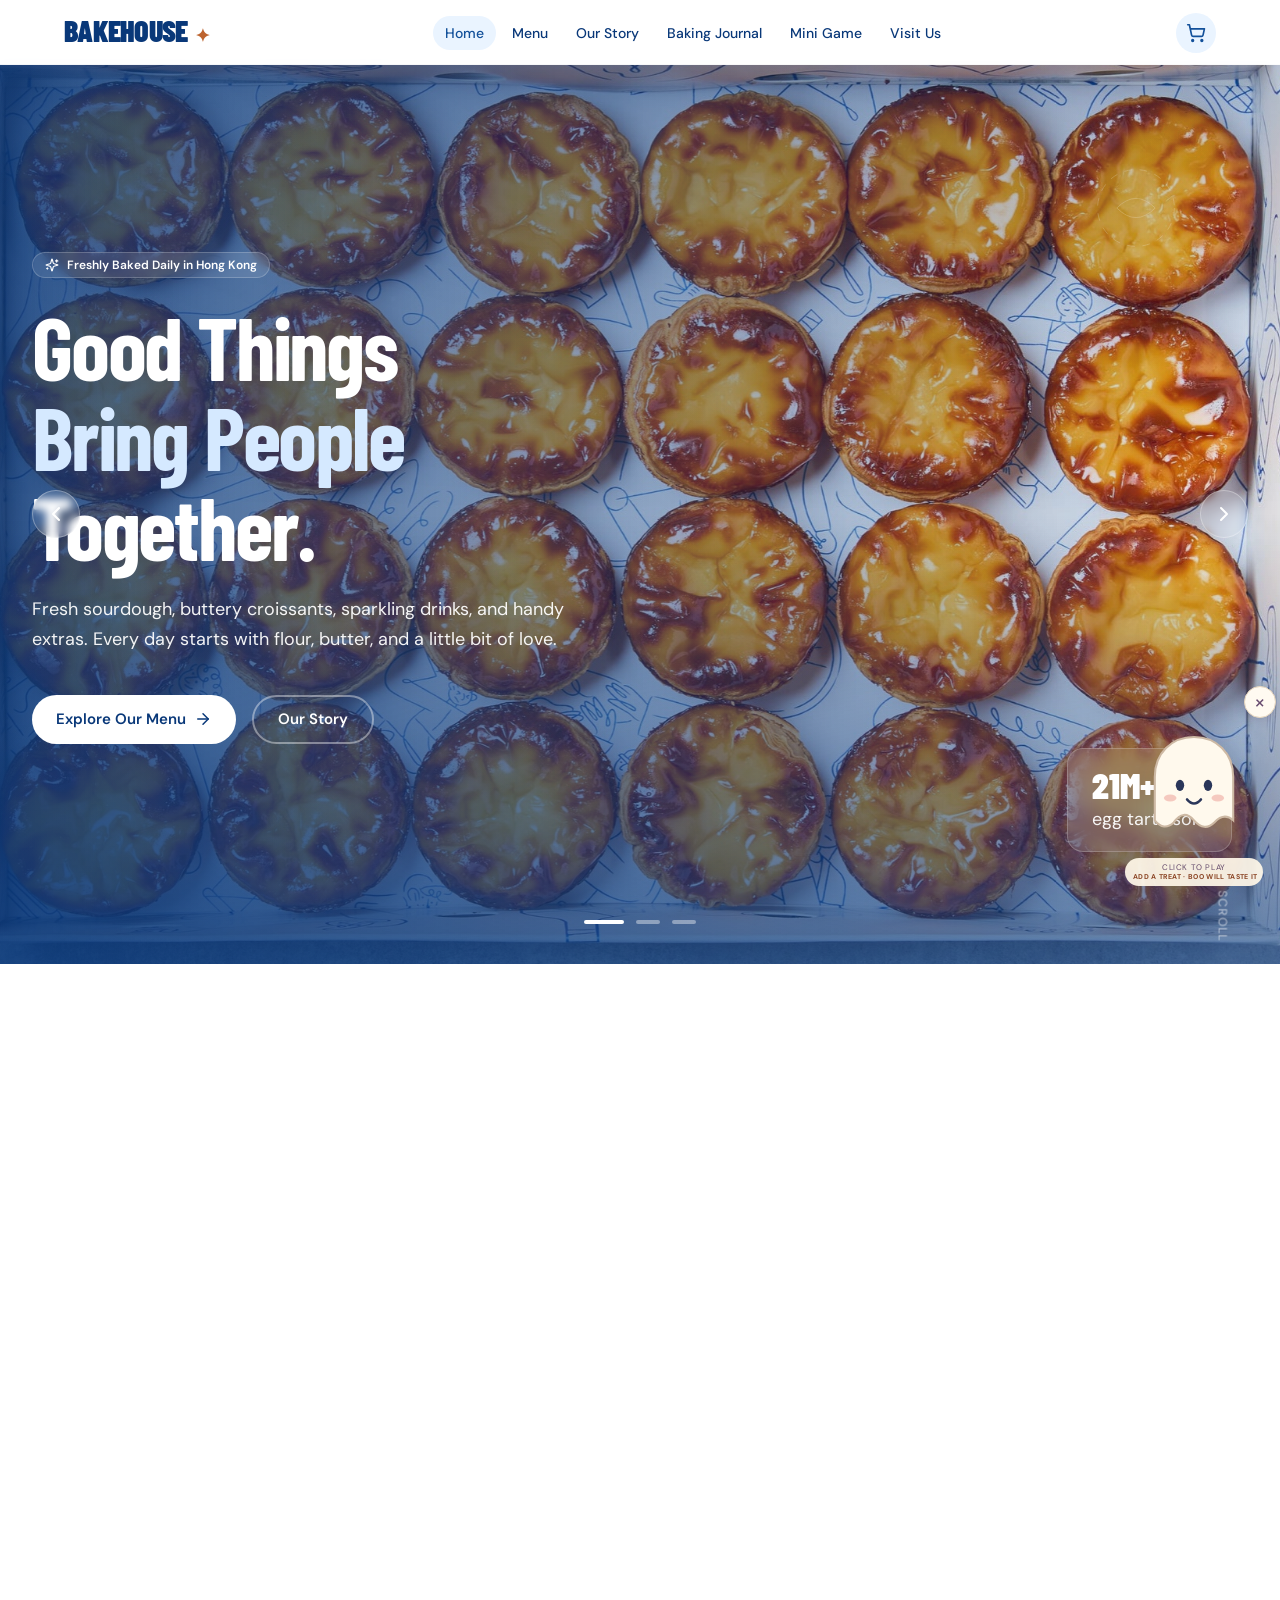
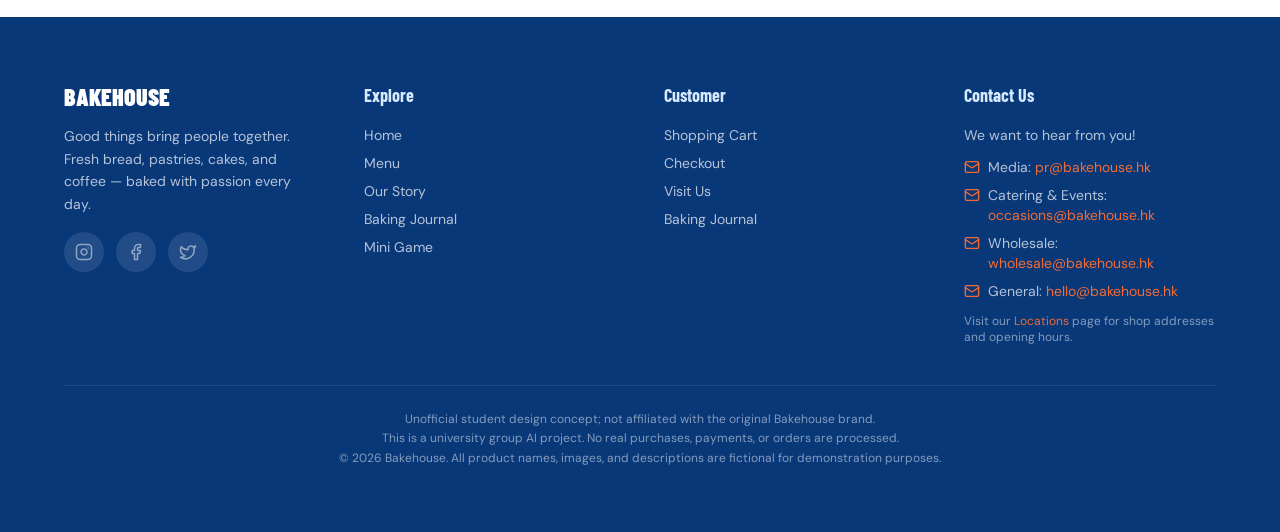
<file: index.html>
<!DOCTYPE html>
<html lang="en">
  <head>
    <meta charset="UTF-8" />
    <link rel="icon" type="image/svg+xml" href="./favicon.svg" />
    <meta name="viewport" content="width=device-width, initial-scale=1.0" />
    <meta name="description" content="Bakehouse — A Modern Bakery Experience. Fresh bread, pastries, cakes, and coffee. Good things bring people together." />
    <meta name="author" content="Student Group AI Project" />
    <link rel="preconnect" href="https://fonts.googleapis.com" />
    <link rel="preconnect" href="https://fonts.gstatic.com" crossorigin />
    <link href="https://fonts.googleapis.com/css2?family=Barlow+Condensed:wght@400;500;600;700;800;900&family=Archivo+Black&family=DM+Sans:wght@400;500;600;700&family=Inter:wght@400;500;600;700&display=swap" rel="stylesheet" />
    <title>Bakehouse — A Modern Bakery Experience</title>
    <script type="module" crossorigin src="./assets/index-halloween.js?v=20261029storytimelinev1"></script>
    <link rel="stylesheet" crossorigin href="./assets/index-Gh48ig3V.css">
    <link rel="stylesheet" href="./assets/halloween.css?v=20261029boomobilev2">
    <link rel="stylesheet" href="./assets/home-motion.css?v=20261029preview3">
    <link rel="stylesheet" href="./assets/typography.css">
    <script>
      // Keep the embedded merge game at its natural height on mobile/desktop.
      window.addEventListener('message', function(event) {
        if (event.origin !== window.location.origin) return;
        if (!event.data || event.data.type !== 'bakehouse:game-height') return;
        var h = Number(event.data.height);
        if (!Number.isFinite(h) || h < 250 || h > 5000) return;
        document.querySelectorAll('iframe[src*="game.html?embedded=1"]').forEach(function(frame) {
          if (event.source === frame.contentWindow) frame.style.height = (h + 2) + 'px';
        });
      });
    </script>
    <script>
      // Reset SPA navigation at the moment a link is clicked and after React renders.
      (function(){
        if ('scrollRestoration' in history) history.scrollRestoration='manual';
        var token=0, previous=location.hash;
        function topNow(){
          window.scrollTo({left:0,top:0,behavior:'instant'});
          document.documentElement.scrollTop=0;
          document.body.scrollTop=0;
        }
        function reset(){
          var id=++token;
          document.documentElement.classList.add('route-resetting');
          topNow();
          // Let React finish the route render, then stop controlling the viewport.
          requestAnimationFrame(function(){
            if(id!==token)return;
            topNow();
            requestAnimationFrame(function(){
              if(id!==token)return;
              topNow();
              document.documentElement.classList.remove('route-resetting');
            });
          });
        }
        // React Router's Link uses click handlers before the hashchange occurs.
        document.addEventListener('click',function(e){
          if(e.defaultPrevented||e.button!==0||e.metaKey||e.ctrlKey||e.shiftKey||e.altKey)return;
          var link=e.target.closest&&e.target.closest('a[href]');
          if(!link)return;
          var url;
          try{url=new URL(link.href,location.href)}catch(_){return}
          if(url.origin!==location.origin||url.pathname!==location.pathname)return;
          if(url.hash && url.hash!==location.hash && url.hash.startsWith('#/')) reset();
        },true);
        window.addEventListener('hashchange',function(){if(location.hash!==previous){previous=location.hash;reset()}});
        window.addEventListener('popstate',reset);
        // Handle first load via a deep link too.
        if(location.hash && location.hash!=='#/')window.addEventListener('load',reset,{once:true});
      })();
    </script>
    <style>html.route-resetting,html.route-resetting body{scroll-behavior:auto!important;scroll-snap-type:none!important}</style>
  </head>
  <body>
    <div id="root"></div>
    <script type="module" src="./assets/home-motion.js?v=20261029preview3"></script>
  </body>
</html>
</file>
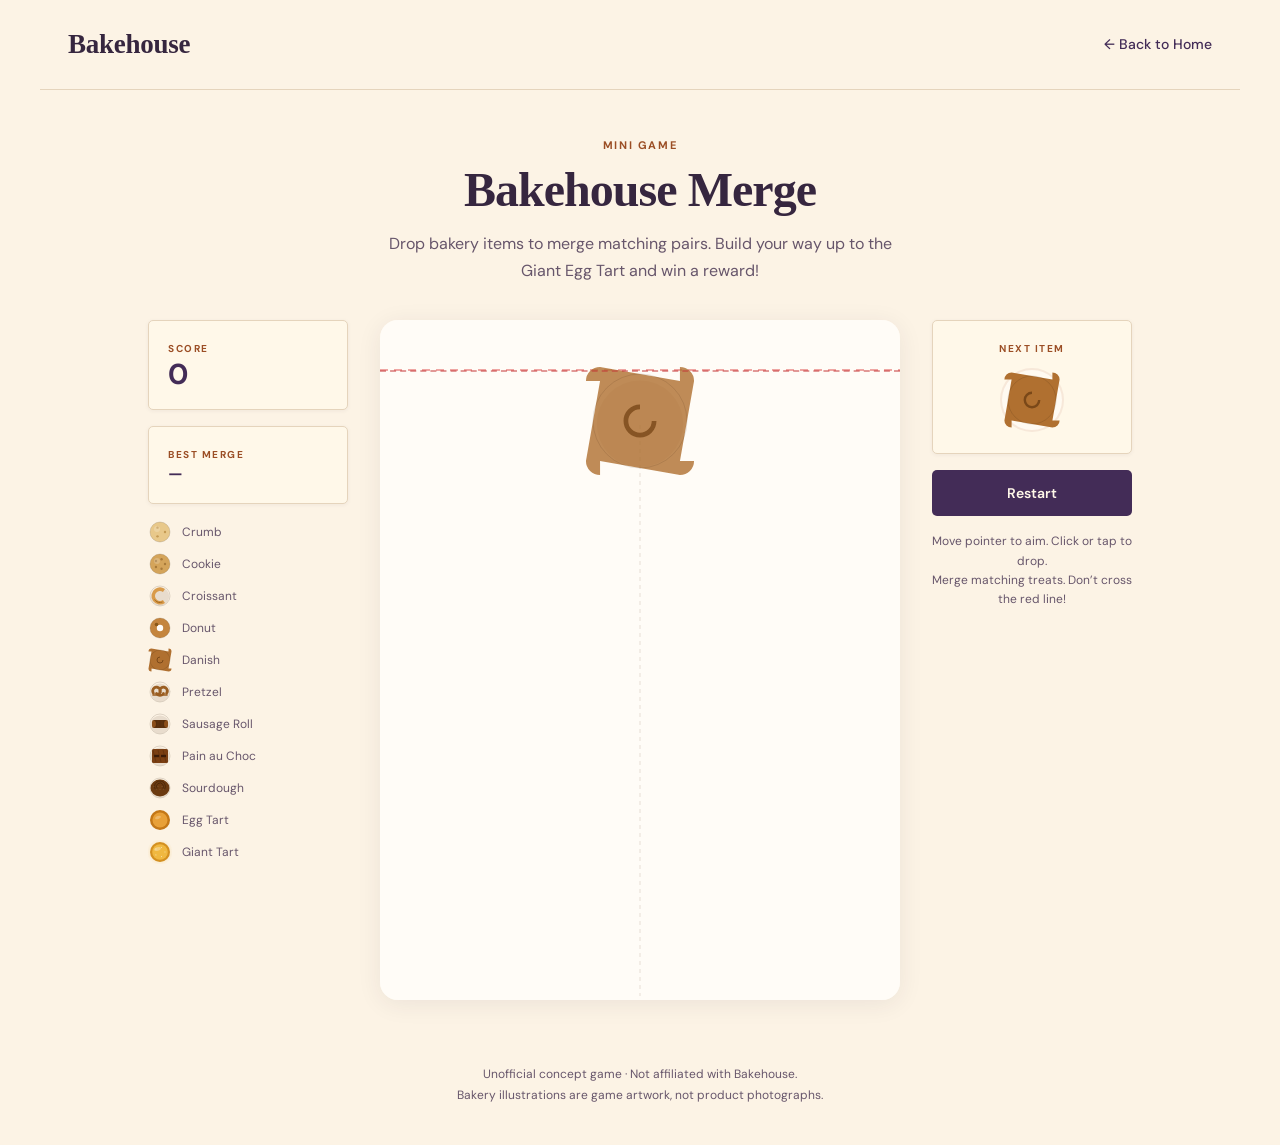
<file: game 2.html>
<!DOCTYPE html>
<html lang="en">
<head>
<meta charset="UTF-8">
<meta name="viewport" content="width=device-width, initial-scale=1.0">
<title>Bakehouse Merge — Giant Egg Tart</title>
<meta name="description" content="Merge matching bakery treats into a giant egg tart. An unofficial Bakehouse-inspired mini game.">
<link rel="preconnect" href="https://fonts.googleapis.com">
<link rel="preconnect" href="https://fonts.gstatic.com" crossorigin>
<link href="https://fonts.googleapis.com/css2?family=DM+Sans:wght@400;500;600;700&display=swap" rel="stylesheet">
<style>
*,*::before,*::after{margin:0;padding:0;box-sizing:border-box}
:root{
  --bg:#fcf3e5;
  --card:#fff8e9;
  --card-2:#fffaf1;
  --ink:#36263f;
  --ink-2:#67566b;
  --ink-3:#9b4e25;
  --accent:#432c57;
  --accent-hover:#70446d;
  --accent-text:#fff8e9;
  --border:#e5d4bc;
  --gold:#bd642f;
  --gold-soft:rgba(189,100,47,.12);
  --shadow-sm:0 1px 4px rgba(54,38,63,.06);
  --shadow-md:0 4px 24px rgba(54,38,63,.08);
  --r:5px;
  --r-lg:18px;
}
body{
  font-family:'DM Sans',Arial,sans-serif;
  background:var(--bg);
  color:var(--ink);
  line-height:1.65;
  font-size:18px;
  -webkit-font-smoothing:antialiased;
}
a{color:var(--accent);text-decoration:none}a:hover{color:var(--accent-hover);text-decoration:underline}
button{cursor:pointer}
button:focus-visible,a:focus-visible,canvas:focus-visible{outline:3px solid #db914e;outline-offset:4px}[hidden]{display:none!important}
.site-top{max-width:1200px;margin:auto;padding:22px 28px;display:flex;justify-content:space-between;align-items:center;border-bottom:1px solid var(--border)}
.wordmark{font-family:Georgia,serif;font-size:27px;font-weight:bold;color:var(--ink);letter-spacing:-.01em}
.home-link{font:500 14px 'DM Sans',Arial,sans-serif;color:var(--accent)}
.home-link:hover{color:var(--accent-hover)}
.container{max-width:1040px;margin:0 auto;padding:0 24px}#game{padding:48px 0 40px}
.game-head{text-align:center;margin-bottom:36px}
.eyebrow{font:700 11px 'DM Sans',Arial,sans-serif;letter-spacing:.15em;text-transform:uppercase;color:var(--ink-3);display:block;margin-bottom:12px}
h1{font-family:Georgia,serif;font-size:clamp(32px,6vw,48px);color:var(--ink);font-weight:700;line-height:1.08;letter-spacing:-.02em}
.game-head p{max-width:520px;margin:16px auto 0;color:var(--ink-2);font-size:16px;font-family:'DM Sans',Arial,sans-serif}
.game-wrap{display:flex;gap:2rem;justify-content:center;align-items:flex-start;flex-wrap:wrap}
.game-side{width:200px;display:flex;flex-direction:column;gap:1rem}.game-side-l{order:0}.game-side-r{order:2}
.game-stage{order:1;position:relative;border-radius:var(--r-lg);overflow:hidden;box-shadow:var(--shadow-md);background:var(--card-2);width:520px;max-width:100%}
.game-stage canvas{display:block;touch-action:none;cursor:pointer;width:100%;height:auto}
.game-overline{position:absolute;top:7.353%;left:0;right:0;border-top:2px dashed rgba(196,54,54,.5);z-index:5;pointer-events:none}
.game-info-box{background:var(--card);border:1px solid var(--border);border-radius:var(--r);padding:1.3rem 1.2rem;box-shadow:var(--shadow-sm)}
.gi-label{font:700 10px 'DM Sans',Arial,sans-serif;letter-spacing:.15em;text-transform:uppercase;color:var(--ink-3);margin-bottom:.3rem}
.gi-value{font-size:1.8rem;font-weight:700;color:var(--accent);line-height:1;font-family:'DM Sans',Arial,sans-serif}
.game-preview-box{text-align:center}.game-preview-box .gi-label{margin-bottom:.8rem}
.game-preview-icon{width:64px;height:64px;margin:0 auto;border-radius:50%;background:var(--card-2);display:flex;align-items:center;justify-content:center;border:2px solid var(--gold-soft)}
.game-legend{display:flex;flex-direction:column;gap:.5rem}
.game-legend-item{display:flex;align-items:center;gap:.6rem;font:12px 'DM Sans',Arial,sans-serif;color:var(--ink-2)}
.game-legend-dot{width:20px;height:20px;border-radius:50%;flex-shrink:0}
.game-restart-btn{display:block;width:100%;padding:.9rem;border:none;background:var(--accent);color:var(--accent-text);border-radius:var(--r);font:600 14px 'DM Sans',Arial,sans-serif;transition:background .2s,transform .2s}
.game-restart-btn:hover{background:var(--accent-hover);transform:translateY(-1px)}
.reward-btn-inline{background:var(--gold);color:var(--accent-text)}.reward-btn-inline:hover{background:#a05025}
.game-hint{font:12px/1.6 'DM Sans',Arial,sans-serif;color:var(--ink-2);text-align:center}
.site-footer{text-align:center;padding:24px 24px 40px;font:12px/1.7 'DM Sans',Arial,sans-serif;color:var(--ink-2)}
.coupon-overlay{position:fixed;inset:0;z-index:2000;background:rgba(54,38,63,.6);display:flex;align-items:center;justify-content:center;padding:16px}
.coupon-card{background:var(--card);border-radius:20px;max-width:420px;width:100%;padding:2.5rem 1.6rem;text-align:center;position:relative;box-shadow:0 20px 60px rgba(0,0,0,.3);max-height:90vh;overflow:auto;border:1px solid var(--border)}
.coupon-close{position:absolute;top:.8rem;right:1rem;background:none;border:none;font-size:1.5rem;color:var(--ink-2);padding:.3rem;cursor:pointer}
.coupon-title{font-family:Georgia,serif;font-size:1.8rem;color:var(--ink);margin-bottom:.3rem;font-weight:700}
.coupon-sub{font-size:.95rem;color:var(--ink-2);margin-bottom:1.2rem;font-family:'DM Sans',Arial,sans-serif}
.coupon-amount{font-size:2.4rem;font-weight:700;color:var(--accent);margin-bottom:1rem;font-family:'DM Sans',Arial,sans-serif}
.coupon-code-box{background:var(--card-2);border:1.5px dashed var(--gold);border-radius:var(--r);padding:.8rem;margin:1rem 0;display:flex;align-items:center;justify-content:center;gap:.5rem;flex-wrap:wrap}
.coupon-code{font:700 15px 'Courier New',monospace;color:var(--ink);overflow-wrap:anywhere}
.copy-btn{background:var(--accent);color:var(--accent-text);border:none;border-radius:var(--r);padding:.7rem .9rem;font:600 12px 'DM Sans',Arial,sans-serif;cursor:pointer;transition:background .2s}
.copy-btn:hover{background:var(--accent-hover)}
.coupon-ok-btn{display:block;width:100%;padding:.9rem;background:var(--accent);color:var(--accent-text);border:none;border-radius:var(--r);font:600 14px 'DM Sans',Arial,sans-serif;letter-spacing:.02em;margin-top:10px;cursor:pointer;transition:background .2s,transform .2s}
.coupon-ok-btn:hover{background:var(--accent-hover);transform:translateY(-1px)}
@media(max-width:900px){.game-wrap{max-width:740px;margin:auto;gap:20px}.game-side{width:100%;flex-direction:row;flex-wrap:wrap;gap:12px}.game-info-box{flex:1;min-width:100px}.game-legend{display:none}.game-side-r{align-items:center}.game-side-r>.game-restart-btn,.game-side-r>.reward-btn-inline{flex:1;min-width:120px}.game-hint{width:100%}.game-stage{flex-shrink:0}}
@media(max-width:420px){.container{padding:0 14px}.site-top{padding:16px}.game-info-box{padding:16px}.game-side-r{gap:10px}.game-head p{font-size:15px}}
</style>
</head>
<body>
<header class="site-top"><span class="wordmark">Bakehouse</span><a class="home-link" href="index.html">&larr; Back to Home</a></header>
<main id="game"><div class="container">
<div class="game-head"><span class="eyebrow">Mini Game</span><h1>Bakehouse Merge</h1><p>Drop bakery items to merge matching pairs. Build your way up to the Giant Egg Tart and win a reward!</p></div>
<div class="game-wrap">
<div class="game-side game-side-l"><div class="game-info-box"><div class="gi-label">Score</div><div class="gi-value" id="gameScore">0</div></div><div class="game-info-box"><div class="gi-label">Best Merge</div><div class="gi-value" id="gameBest" style="font-size:1rem">&mdash;</div></div><div class="game-legend" id="gameLegend"></div></div>
<div class="game-stage" id="gameStage"><div class="game-overline" id="gameOverline"></div><canvas id="gameCanvas" tabindex="0" aria-label="Bakery merge game. Move pointer and tap to drop. Keyboard: arrow keys to aim, Space to drop.">Your browser needs Canvas support to play.</canvas></div>
<div class="game-side game-side-r"><div class="game-info-box game-preview-box"><div class="gi-label">Next Item</div><div class="game-preview-icon"><canvas id="nextCanvas" width="56" height="56" aria-label="Next bakery item"></canvas></div></div><button class="game-restart-btn" id="restartBtn">Restart</button><button class="game-restart-btn reward-btn-inline" id="rewardBtn" hidden>Claim HK$5 Coupon</button><button class="game-restart-btn reward-btn-inline" id="reward2Btn" hidden>Claim Free Tart Voucher</button><p class="game-hint">Move pointer to aim. Click or tap to drop.<br>Merge matching treats. Don&rsquo;t cross the red line!</p></div>
</div></div></main>
<div class="coupon-overlay" id="couponOverlay" hidden><section class="coupon-card" role="dialog" aria-modal="true" aria-labelledby="couponTitle"><button class="coupon-close" id="closeBtn" aria-label="Close and continue playing">&times;</button><div class="eyebrow" id="couponEyebrow">Reward unlocked</div><h2 class="coupon-title" id="couponTitle">Egg Tart!</h2><p class="coupon-sub" id="couponSub">You baked a fresh egg tart.</p><div class="coupon-amount" id="couponAmount">HK$5 Reward</div><div class="coupon-code-box" id="couponDetails" hidden><span class="coupon-code" id="couponCode"></span><button class="copy-btn" id="copyBtn">Copy</button></div><button class="coupon-ok-btn" id="claimBtn">Quit Game</button><button class="coupon-ok-btn" id="continueBtn">Keep Playing</button></section></div>
<footer class="site-footer">Unofficial concept game &middot; Not affiliated with Bakehouse.<br>Bakery illustrations are game artwork, not product photographs.</footer>
<script>
// Standalone extraction of the uploaded index.html game.
// No external libraries or image assets. Original 11-level chain and canvas artwork retained.
(function(){
'use strict';
var ITEMS=[
{name:'Crumb',radius:16,fill:'#E8C88A',accent:'#C49A54'},
{name:'Cookie',radius:22,fill:'#D4A45A',accent:'#A87A3A'},
{name:'Croissant',radius:30,fill:'#D99B4A',accent:'#A06820'},
{name:'Donut',radius:38,fill:'#C4853E',accent:'#8A5818'},
{name:'Danish',radius:47,fill:'#B07030',accent:'#7A4818'},
{name:'Pretzel',radius:57,fill:'#9A5E22',accent:'#6A3E12'},
{name:'Sausage Roll',radius:68,fill:'#8A4E1A',accent:'#5A300E'},
{name:'Pain au Choc',radius:80,fill:'#7A3E12',accent:'#4A2408'},
{name:'Sourdough',radius:94,fill:'#6B3A10',accent:'#3A1E06'},
{name:'Egg Tart',radius:110,fill:'#E8A038',accent:'#C47818'},
{name:'Giant Tart',radius:135,fill:'#F0B840',accent:'#D49020'}];
var MAX_SPAWN_LEVEL=4;
var MIN_SPAWN_LEVEL=1;
var RED_LINE_Y=50;
var $=function(id){return document.getElementById(id)};
var canvas=$('gameCanvas'),ctx=canvas.getContext('2d'),nextCanvas=$('nextCanvas'),nextCtx=nextCanvas.getContext('2d');
// Fixed logical playfield; CSS scales it without changing the physics on mobile.
var W=520,H=680,GRAVITY=.45,BOUNCE=.25,FRICTION=.99,WALL_PAD=4;
var balls=[],particles=[],score=0,bestLevel=-1,nextLevel=0,currentLevel=0,aimX=W/2,canDrop=true,dropCooldown=0,gameOver=false;
var paused=false,lastFocus=null,rafId=null,lastTime=0,accumulator=0,pendingRewardShow=null;
var COLORS={bg:'#FFFCF7',dangerLine:'rgba(220,60,60,.45)',cream:'#FBF5EA'};
// Reward state: each reward earned once per game, code persists while unclaimed.
var rewards={
  tart:{unlocked:false,claimed:false,code:''},
  giant:{unlocked:false,claimed:false,code:''}
};
// Track which reward overlay is currently open (null = none).
var activeReward=null;
function resizeCanvas(){var dpr=Math.min(window.devicePixelRatio||1,3);canvas.width=W*dpr;canvas.height=H*dpr;ctx.setTransform(dpr,0,0,dpr,0,0);}
// Original procedural bakery illustrations.
function drawItem(c,level,x,y,r,alpha){
if(alpha===undefined)alpha=1;var item=ITEMS[level];if(!item)return;r=Math.max(2,r);c.save();c.globalAlpha=alpha;
c.beginPath();c.arc(x,y+r*.06,r*.92,0,Math.PI*2);c.fillStyle='rgba(92,58,30,.12)';c.fill();
if(level<=1){
c.beginPath();c.arc(x,y,r,0,Math.PI*2);c.fillStyle=item.fill;c.fill();c.fillStyle=item.accent;var dots=level===0?3:5;
for(var i=0;i<dots;i++){var ang=i/dots*Math.PI*2,dr=r*.5;c.beginPath();c.arc(x+Math.cos(ang)*dr,y+Math.sin(ang)*dr,r*.12,0,Math.PI*2);c.fill();}
c.beginPath();c.arc(x-r*.3,y-r*.3,r*.3,0,Math.PI*2);c.fillStyle='rgba(255,255,255,.2)';c.fill();
}else if(level===2){
c.fillStyle=item.fill;c.beginPath();c.arc(x,y,r*.85,Math.PI*.3,Math.PI*1.7);c.arc(x,y,r*.5,Math.PI*1.7,Math.PI*.3,true);c.closePath();c.fill();c.strokeStyle=item.accent;c.lineWidth=r*.08;
for(var k=-1;k<=1;k++){c.beginPath();c.arc(x,y,r*.65,Math.PI*.5+k*.4,Math.PI*.5+k*.4+.6);c.stroke();}
}else if(level===3){
c.fillStyle=item.fill;c.beginPath();c.arc(x,y,r,0,Math.PI*2);c.fill();c.beginPath();c.arc(x,y,r*.32,0,Math.PI*2);c.fillStyle=COLORS.bg;c.fill();c.fillStyle=item.accent;c.beginPath();c.arc(x-r*.35,y-r*.35,r*.18,0,Math.PI*2);c.fill();
}else if(level===4){
c.fillStyle=item.fill;c.beginPath();var s=r*.85;c.moveTo(x-s,y-s);c.arc(x-s,y-s,r*.3,Math.PI,Math.PI*1.5);c.lineTo(x+s,y-s);c.arc(x+s,y-s,r*.3,Math.PI*1.5,0);c.lineTo(x+s,y+s);c.arc(x+s,y+s,r*.3,0,Math.PI*.5);c.lineTo(x-s,y+s);c.arc(x-s,y+s,r*.3,Math.PI*.5,Math.PI);c.closePath();c.fill();c.strokeStyle=item.accent;c.lineWidth=r*.1;c.beginPath();c.arc(x,y,r*.3,0,Math.PI*1.5);c.stroke();
}else if(level===5){
c.strokeStyle=item.fill;c.lineWidth=r*.28;c.lineCap='round';c.beginPath();c.arc(x-r*.35,y-r*.1,r*.38,Math.PI*.8,Math.PI*2.2);c.arc(x+r*.35,y-r*.1,r*.38,Math.PI*.8,Math.PI*2.2);c.moveTo(x-r*.35,y+r*.15);c.quadraticCurveTo(x,y+r*.5,x+r*.35,y+r*.15);c.stroke();c.lineWidth=r*.16;c.beginPath();c.moveTo(x-r*.7,y+r*.3);c.lineTo(x+r*.7,y+r*.3);c.stroke();c.fillStyle='rgba(255,255,255,.6)';c.beginPath();c.arc(x-r*.2,y-r*.1,r*.06,0,Math.PI*2);c.fill();c.beginPath();c.arc(x+r*.15,y+r*.15,r*.06,0,Math.PI*2);c.fill();
}else if(level===6){
c.fillStyle=item.fill;c.beginPath();c.roundRect(x-r*.8,y-r*.4,r*1.6,r*.8,r*.2);c.fill();c.fillStyle=item.accent;c.beginPath();c.arc(x-r*.8,y,r*.4,-Math.PI*.5,Math.PI*.5);c.arc(x+r*.8,y,r*.4,Math.PI*.5,Math.PI*1.5);c.fill();c.strokeStyle='rgba(0,0,0,.15)';c.lineWidth=r*.04;
for(var si=-1;si<=1;si++){c.beginPath();c.moveTo(x+si*r*.35,y-r*.32);c.lineTo(x+si*r*.35,y+r*.32);c.stroke();}
}else if(level===7){
c.fillStyle=item.fill;c.beginPath();c.roundRect(x-r*.8,y-r*.7,r*1.6,r*1.4,r*.15);c.fill();c.fillStyle='#3A1A08';c.fillRect(x-r*.6,y-r*.12,r*.5,r*.24);c.fillRect(x+r*.1,y-r*.12,r*.5,r*.24);c.strokeStyle=item.accent;c.lineWidth=r*.04;
for(var ll=0;ll<3;ll++){c.beginPath();c.moveTo(x-r*.7+ll*r*.5,y-r*.6);c.lineTo(x-r*.4+ll*r*.5,y+r*.6);c.stroke();}
}else if(level===8){
c.fillStyle=item.fill;c.beginPath();c.ellipse(x,y,r*.95,r*.85,0,0,Math.PI*2);c.fill();c.strokeStyle=item.accent;c.lineWidth=r*.06;c.beginPath();c.arc(x,y-r*.15,r*.35,Math.PI*.8,Math.PI*2.2);c.stroke();c.beginPath();c.arc(x,y-r*.15,r*.55,Math.PI*.8,Math.PI*2.2);c.stroke();c.fillStyle='rgba(255,250,235,.3)';
for(var d=0;d<6;d++){c.beginPath();c.arc(x+(d-3)*r*.2,y+(d%2-.5)*r*.3,r*.04,0,Math.PI*2);c.fill();}
}else if(level===9){
c.fillStyle=item.accent;c.beginPath();c.arc(x,y,r,0,Math.PI*2);c.fill();c.fillStyle=item.fill;c.beginPath();c.arc(x,y,r*.75,0,Math.PI*2);c.fill();c.fillStyle='rgba(255,255,255,.25)';c.beginPath();c.ellipse(x-r*.2,y-r*.25,r*.3,r*.15,-.3,0,Math.PI*2);c.fill();c.strokeStyle=item.accent;c.lineWidth=r*.08;c.beginPath();c.arc(x,y,r*.88,0,Math.PI*2);c.stroke();
}else if(level===10){
var grad=c.createRadialGradient(x,y,r*.3,x,y,r*1.3);grad.addColorStop(0,'rgba(240,184,64,.4)');grad.addColorStop(1,'rgba(240,184,64,0)');c.fillStyle=grad;c.beginPath();c.arc(x,y,r*1.3,0,Math.PI*2);c.fill();c.fillStyle=item.accent;c.beginPath();c.arc(x,y,r,0,Math.PI*2);c.fill();c.fillStyle=item.fill;c.beginPath();c.arc(x,y,r*.78,0,Math.PI*2);c.fill();c.fillStyle='rgba(255,255,255,.3)';c.beginPath();c.ellipse(x-r*.25,y-r*.3,r*.35,r*.18,-.3,0,Math.PI*2);c.fill();c.fillStyle='#FFF';
for(var st=0;st<5;st++){var sa=st/5*Math.PI*2;drawStar(c,x+Math.cos(sa)*r*.5,y+Math.sin(sa)*r*.5,r*.06,r*.03,4);}
}
if(level<9){c.strokeStyle='rgba(54,33,14,.15)';c.lineWidth=1;c.beginPath();c.arc(x,y,r,0,Math.PI*2);c.stroke();}c.restore();
}
function drawStar(c,cx,cy,outerR,innerR,points){c.beginPath();for(var i=0;i<points*2;i++){var rad=i%2===0?outerR:innerR,a=i/(points*2)*Math.PI*2-Math.PI/2,px=cx+Math.cos(a)*rad,py=cy+Math.sin(a)*rad;if(i===0)c.moveTo(px,py);else c.lineTo(px,py);}c.closePath();c.fill();}
function Ball(level,x,y){this.level=level;this.x=x;this.y=y;this.vx=0;this.vy=0;this.r=ITEMS[level].radius;this.merged=false;this.popAnim=0;this.age=0;this.dangerFrames=0;}
function confine(b){if(b.x-b.r<WALL_PAD){b.x=WALL_PAD+b.r;b.vx=Math.abs(b.vx)*BOUNCE;}if(b.x+b.r>W-WALL_PAD){b.x=W-WALL_PAD-b.r;b.vx=-Math.abs(b.vx)*BOUNCE;}if(b.y+b.r>H-WALL_PAD){b.y=H-WALL_PAD-b.r;b.vy=-Math.abs(b.vy)*BOUNCE;if(Math.abs(b.vy)<.5)b.vy=0;}}
function physicsStep(){
var i,j,b,o;
for(i=0;i<balls.length;i++){b=balls[i];b.age++;b.vy+=GRAVITY;b.vx*=FRICTION;b.vy*=FRICTION;b.x+=b.vx;b.y+=b.vy;confine(b);}
// New bodies enter after the pass; each original may participate in one merge only.
var additions=[];
for(i=0;i<balls.length;i++){
b=balls[i];if(b.merged)continue;
for(j=i+1;j<balls.length;j++){
o=balls[j];if(o.merged)continue;
var dx=o.x-b.x,dy=o.y-b.y,dist=Math.sqrt(dx*dx+dy*dy),minDist=b.r+o.r;
if(dist>minDist+.25)continue;
if(b.level===o.level&&b.level<ITEMS.length-1){
b.merged=true;o.merged=true;var newLevel=b.level+1,mx=(b.x+o.x)/2,my=(b.y+o.y)/2,nb=new Ball(newLevel,mx,my);nb.vy=-2;nb.popAnim=1;confine(nb);additions.push(nb);score+=(newLevel+1)*10;bestLevel=Math.max(bestLevel,newLevel);spawnMergeParticles(mx,my,ITEMS[newLevel].fill);
// Unlock rewards on first merge into Egg Tart (level 9) or Giant Tart (level 10).
if(newLevel===9&&!rewards.tart.unlocked){rewards.tart.unlocked=true;rewards.tart.code='BAKEHOUSE-TART-'+genCode();$('rewardBtn').hidden=false;pendingRewardShow='tart';}
if(newLevel===10&&!rewards.giant.unlocked){rewards.giant.unlocked=true;rewards.giant.code='BAKEHOUSE-GIANT-'+genCode();$('reward2Btn').hidden=false;pendingRewardShow='giant';}
break;
}else{
var nx=dist>.0001?dx/dist:1,ny=dist>.0001?dy/dist:0,overlap=Math.max(0,minDist-dist);b.x-=nx*overlap*.5;b.y-=ny*overlap*.5;o.x+=nx*overlap*.5;o.y+=ny*overlap*.5;var dot=(o.vx-b.vx)*nx+(o.vy-b.vy)*ny;if(dot<0){var impulse=dot*.5;b.vx+=impulse*nx;b.vy+=impulse*ny;o.vx-=impulse*nx;o.vy-=impulse*ny;}
}
}
}
balls=balls.filter(function(b){return !b.merged}).concat(additions);
for(i=0;i<balls.length;i++){confine(balls[i]);balls[i].popAnim=Math.max(0,balls[i].popAnim-.05);}
if(additions.length)updateUI();
// Immediate red-line detection after collision resolution: if any dropped/merged item's
// top edge reaches or crosses the red line, trigger Game Over. Exclude the aiming preview
// (it is drawn separately, not in balls[]). No velocity or waiting requirement.
if(!gameOver&&!paused){
for(i=0;i<balls.length;i++){
if(balls[i].y-balls[i].r<=RED_LINE_Y){gameOver=true;break;}
}
}
// If a reward was unlocked this step, pause to show it (after red-line check).
if(pendingRewardShow){showCoupon(pendingRewardShow);pendingRewardShow=null;}
}
function spawnMergeParticles(x,y,color){for(var i=0;i<12;i++){var ang=i/12*Math.PI*2,sp=2+Math.random()*3;particles.push({x:x,y:y,vx:Math.cos(ang)*sp,vy:Math.sin(ang)*sp-1,life:1,color:color,size:3+Math.random()*3});}}
function updateParticles(){for(var i=particles.length-1;i>=0;i--){var p=particles[i];p.vy+=.2;p.x+=p.vx;p.y+=p.vy;p.life-=.025;if(p.life<=0)particles.splice(i,1);}}
function render(){
ctx.clearRect(0,0,W,H);ctx.fillStyle=COLORS.bg;ctx.fillRect(0,0,W,H);ctx.strokeStyle=COLORS.dangerLine;ctx.lineWidth=2;ctx.setLineDash([8,6]);ctx.beginPath();ctx.moveTo(0,RED_LINE_Y);ctx.lineTo(W,RED_LINE_Y);ctx.stroke();ctx.setLineDash([]);
for(var i=0;i<particles.length;i++){var p=particles[i];ctx.globalAlpha=p.life;ctx.fillStyle=p.color;ctx.beginPath();ctx.arc(p.x,p.y,p.size,0,Math.PI*2);ctx.fill();}ctx.globalAlpha=1;
for(var k=0;k<balls.length;k++){var b=balls[k];drawItem(ctx,b.level,b.x,b.y,b.r,1);if(b.popAnim>0){ctx.strokeStyle=ITEMS[b.level].fill;ctx.globalAlpha=b.popAnim*.5;ctx.lineWidth=3;ctx.beginPath();ctx.arc(b.x,b.y,b.r*(1.5-b.popAnim),0,Math.PI*2);ctx.stroke();ctx.globalAlpha=1;}}
if(!gameOver&&canDrop&&!paused){var itemR=ITEMS[currentLevel].radius;ctx.strokeStyle='rgba(92,58,30,.15)';ctx.lineWidth=1;ctx.setLineDash([4,4]);ctx.beginPath();ctx.moveTo(aimX,RED_LINE_Y+itemR+8);ctx.lineTo(aimX,H-WALL_PAD);ctx.stroke();ctx.setLineDash([]);drawItem(ctx,currentLevel,aimX,RED_LINE_Y+itemR+4,itemR,.8);}
if(gameOver){ctx.fillStyle='rgba(54,33,14,.75)';ctx.fillRect(0,0,W,H);ctx.fillStyle=COLORS.cream;ctx.font='600 32px Georgia,serif';ctx.textAlign='center';ctx.fillText('Game Over',W/2,H/2-14);ctx.font='16px Arial,sans-serif';ctx.fillText('Score: '+score,W/2,H/2+22);ctx.fillText('Press Restart to play again',W/2,H/2+48);}
}
function renderNext(){nextCtx.clearRect(0,0,56,56);drawItem(nextCtx,nextLevel,28,28,Math.min(24,ITEMS[nextLevel].radius*.6),1);nextCanvas.setAttribute('aria-label','Next item: '+ITEMS[nextLevel].name);}
// Red-line Game Over is now checked inside physicsStep immediately after collision resolution.
function clampAim(){var r=ITEMS[currentLevel].radius;aimX=Math.max(r+WALL_PAD,Math.min(W-r-WALL_PAD,aimX));}
function drop(){if(gameOver||paused||!canDrop)return;clampAim();balls.push(new Ball(currentLevel,aimX,RED_LINE_Y+ITEMS[currentLevel].radius+4));canDrop=false;dropCooldown=25;currentLevel=nextLevel;nextLevel=MIN_SPAWN_LEVEL+Math.floor(Math.random()*(MAX_SPAWN_LEVEL-MIN_SPAWN_LEVEL+1));clampAim();renderNext();}
function genCode(){return Math.random().toString(36).slice(2,8).toUpperCase();}
// Fixed 60 Hz simulation to avoid different speeds on high-refresh displays.
function gameLoop(time){if(!lastTime)lastTime=time;var dt=Math.min(50,time-lastTime);lastTime=time;if(!paused&&!gameOver){accumulator+=dt;while(accumulator>=1000/60){physicsStep();updateParticles();if(dropCooldown>0){dropCooldown--;if(dropCooldown===0)canDrop=true;}accumulator-=1000/60;if(paused||gameOver){accumulator=0;break;}}}else accumulator=0;render();rafId=requestAnimationFrame(gameLoop);}
function updateUI(){$('gameScore').textContent=score;$('gameBest').textContent=bestLevel>=0?ITEMS[bestLevel].name:'—';}
function buildLegend(){var legend=$('gameLegend');ITEMS.forEach(function(item,idx){var div=document.createElement('div');div.className='game-legend-item';var cvs=document.createElement('canvas');cvs.width=24;cvs.height=24;cvs.style.width='24px';cvs.style.height='24px';cvs.style.flexShrink='0';cvs.style.display='block';var c=cvs.getContext('2d');var r=Math.min(10,item.radius);drawItem(c,idx,12,12,r,1);var txt=document.createElement('span');txt.textContent=item.name;div.appendChild(cvs);div.appendChild(txt);legend.appendChild(div);});}
function showCoupon(which){
which=which||activeReward||'tart';
activeReward=which;
var r=rewards[which];
if(!r||!r.unlocked)return;
paused=true;lastFocus=document.activeElement;
// Populate overlay text per reward.
if(which==='tart'){$('couponEyebrow').textContent='Reward unlocked';$('couponTitle').textContent='🎉 You\'ve earned a HK$5 Voucher!';$('couponSub').textContent='Valid at offline stores. Automatically saved to \'My Coupons\'. Next Goal: Merge the Giant Tart to win a FREE Sourdough Egg Tart!';$('couponAmount').textContent='HK$5 Voucher';}
else{$('couponEyebrow').textContent='Reward unlocked';$('couponTitle').textContent='🏆 You\'ve earned a FREE Sourdough Egg Tart!';$('couponSub').textContent='Valid at offline stores. Automatically saved to \'My Coupons\'.';$('couponAmount').textContent='FREE Sourdough Egg Tart';}
// Re-show code if already claimed. Both buttons always visible.
if(r.claimed){$('couponDetails').hidden=false;$('copyBtn').focus();}else{$('couponDetails').hidden=true;$('claimBtn').focus();}
$('couponCode').textContent=r.code;
$('couponOverlay').hidden=false;
}
function closeCoupon(){$('couponOverlay').hidden=true;activeReward=null;lastTime=0;
// If game was over (reward+game-over simultaneity), do not resume the lost game.
// Only unpause if the game is still running.
if(!gameOver)paused=false;
if(lastFocus&&lastFocus.focus)lastFocus.focus();
}
$('claimBtn').addEventListener('click',function(){if(!activeReward)return;rewards[activeReward].claimed=true;location.reload();});
$('closeBtn').addEventListener('click',closeCoupon);$('continueBtn').addEventListener('click',closeCoupon);
$('rewardBtn').addEventListener('click',function(){showCoupon('tart');});
$('reward2Btn').addEventListener('click',function(){showCoupon('giant');});
$('copyBtn').addEventListener('click',async function(){var btn=this;if(!activeReward)return;var code=rewards[activeReward].code;try{if(!navigator.clipboard||!navigator.clipboard.writeText)throw new Error('Clipboard unavailable');await navigator.clipboard.writeText(code);btn.textContent='Copied!';}catch(e){var ta=document.createElement('textarea');ta.value=code;$('couponDetails').appendChild(ta);ta.select();var ok=false;try{ok=document.execCommand('copy')}catch(ignore){}ta.remove();btn.textContent=ok?'Copied!':'Select code to copy';}setTimeout(function(){btn.textContent='Copy'},2200);});
$('couponOverlay').addEventListener('keydown',function(e){if(e.key==='Escape'){e.preventDefault();closeCoupon();}if(e.key==='Tab'){var controls=Array.from(this.querySelectorAll('button')).filter(function(b){return b.getClientRects().length>0}),first=controls[0],last=controls[controls.length-1];if(e.shiftKey&&document.activeElement===first){e.preventDefault();last.focus();}else if(!e.shiftKey&&document.activeElement===last){e.preventDefault();first.focus();}}});
function getCanvasX(clientX){var rect=canvas.getBoundingClientRect();return(clientX-rect.left)*W/rect.width;}
var activePointer=null;
canvas.addEventListener('pointermove',function(e){aimX=getCanvasX(e.clientX);clampAim();});
canvas.addEventListener('pointerdown',function(e){if(!e.isPrimary||e.button!==0)return;e.preventDefault();activePointer=e.pointerId;canvas.setPointerCapture(e.pointerId);canvas.focus();aimX=getCanvasX(e.clientX);clampAim();});
canvas.addEventListener('pointerup',function(e){if(e.pointerId!==activePointer)return;e.preventDefault();activePointer=null;aimX=getCanvasX(e.clientX);clampAim();drop();});
canvas.addEventListener('pointercancel',function(){activePointer=null;});
canvas.addEventListener('keydown',function(e){if(e.key==='ArrowLeft'||e.key==='ArrowRight'){e.preventDefault();aimX+=e.key==='ArrowLeft'?-12:12;clampAim();}if(e.code==='Space'||e.key==='Enter'){e.preventDefault();if(!e.repeat)drop();}});
function restartGame(){balls=[];particles=[];score=0;bestLevel=-1;gameOver=false;paused=false;canDrop=true;dropCooldown=0;accumulator=0;lastTime=0;activePointer=null;aimX=W/2;pendingRewardShow=null;activeReward=null;
// Reset reward state in place (mutate, not reassign) so external references stay valid.
rewards.tart.unlocked=false;rewards.tart.claimed=false;rewards.tart.code='';
rewards.giant.unlocked=false;rewards.giant.claimed=false;rewards.giant.code='';
$('couponOverlay').hidden=true;$('rewardBtn').hidden=true;$('reward2Btn').hidden=true;$('couponDetails').hidden=true;$('claimBtn').hidden=false;$('copyBtn').textContent='Copy';
currentLevel=MIN_SPAWN_LEVEL+Math.floor(Math.random()*(MAX_SPAWN_LEVEL-MIN_SPAWN_LEVEL+1));nextLevel=MIN_SPAWN_LEVEL+Math.floor(Math.random()*(MAX_SPAWN_LEVEL-MIN_SPAWN_LEVEL+1));renderNext();updateUI();}
$('restartBtn').addEventListener('click',restartGame);
resizeCanvas();buildLegend();restartGame();rafId=requestAnimationFrame(gameLoop);window.addEventListener('resize',resizeCanvas);document.addEventListener('visibilitychange',function(){lastTime=0;accumulator=0;});
})();
</script>
</body>
</html>
</file>
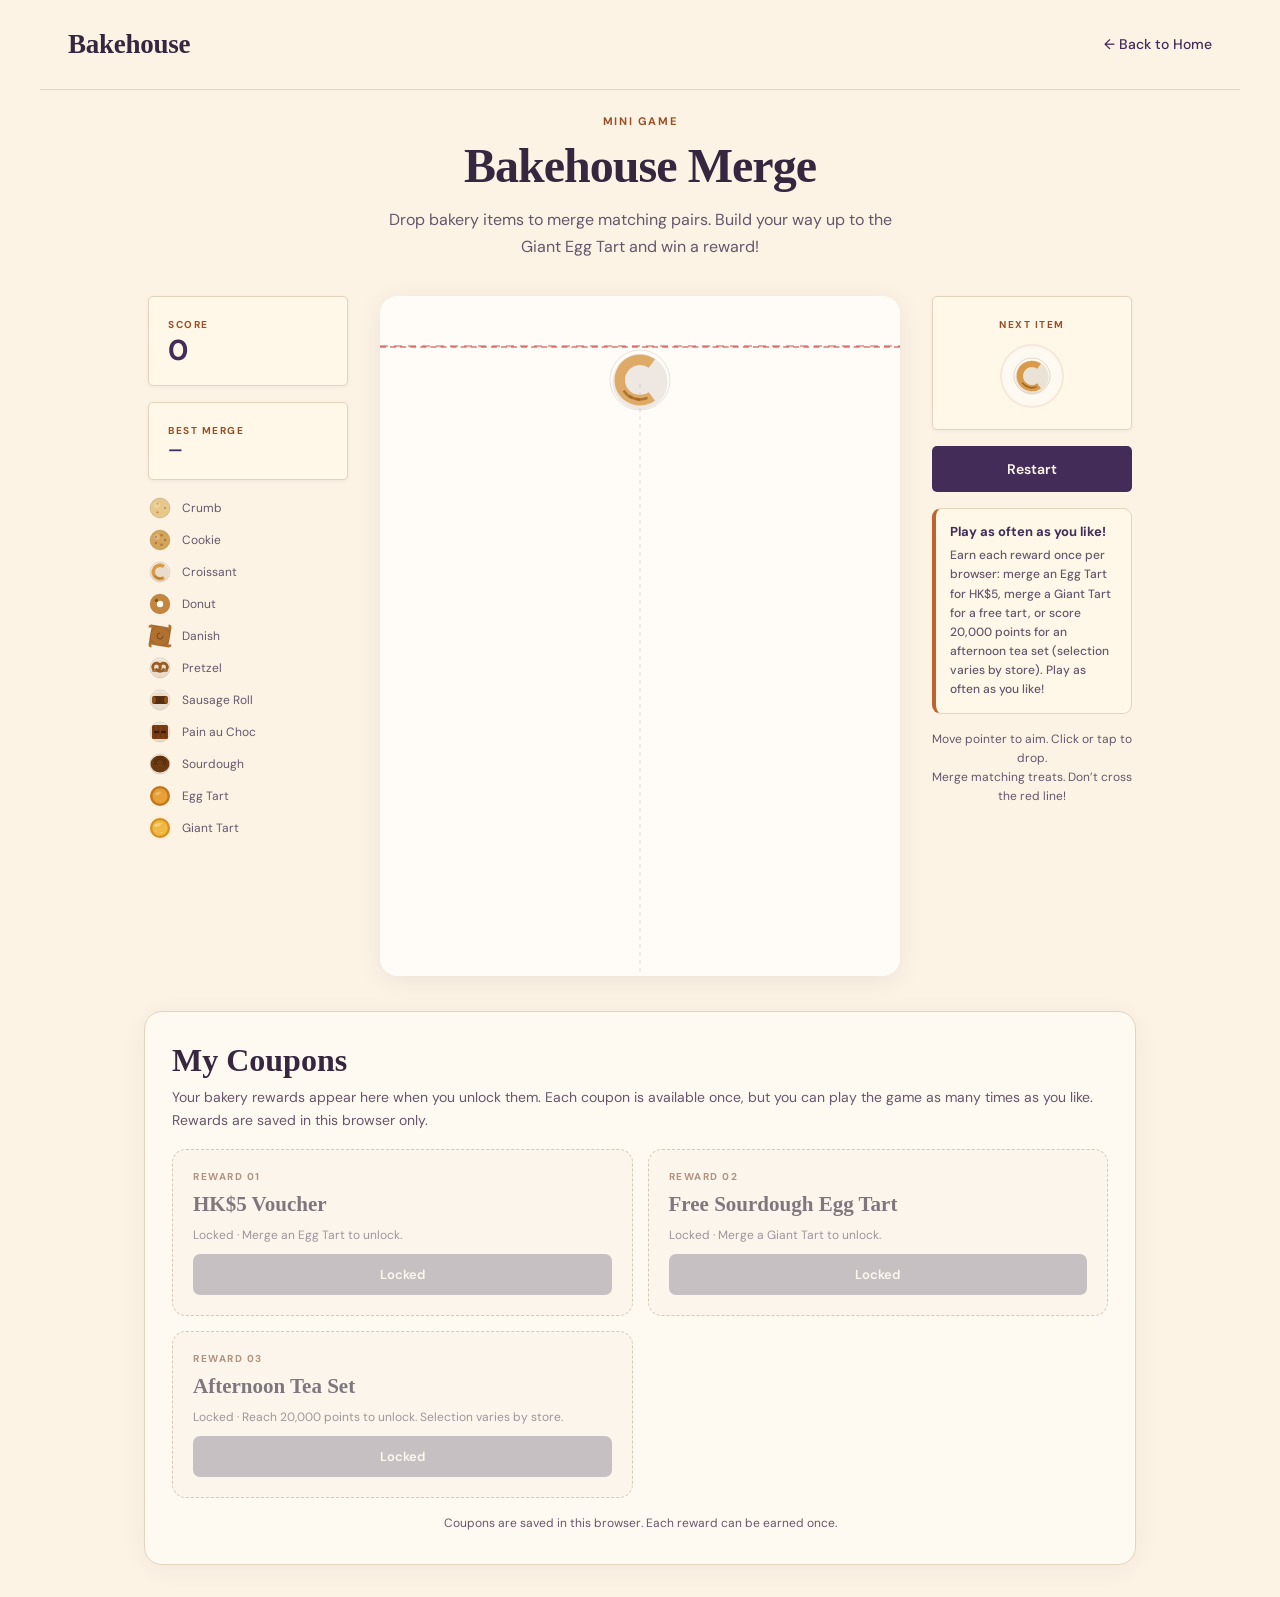
<file: game.html>
<!DOCTYPE html>
<html lang="en">
<head>
<meta charset="UTF-8">
<meta name="viewport" content="width=device-width, initial-scale=1.0">
<title>Bakehouse Merge — Giant Egg Tart</title>
<meta name="description" content="Merge matching bakery treats into a giant egg tart. A bakery merge mini game for the Bakehouse student website.">
<link rel="preconnect" href="https://fonts.googleapis.com">
<link rel="preconnect" href="https://fonts.gstatic.com" crossorigin>
<link href="https://fonts.googleapis.com/css2?family=DM+Sans:wght@400;500;600;700&display=swap" rel="stylesheet">
<style>
*,*::before,*::after{margin:0;padding:0;box-sizing:border-box}
:root{
  --bg:#fcf3e5;
  --card:#fff8e9;
  --card-2:#fffaf1;
  --ink:#36263f;
  --ink-2:#67566b;
  --ink-3:#9b4e25;
  --accent:#432c57;
  --accent-hover:#70446d;
  --accent-text:#fff8e9;
  --border:#e5d4bc;
  --gold:#bd642f;
  --gold-soft:rgba(189,100,47,.12);
  --shadow-sm:0 1px 4px rgba(54,38,63,.06);
  --shadow-md:0 4px 24px rgba(54,38,63,.08);
  --r:5px;
  --r-lg:18px;
}
body{
  font-family:'DM Sans',Arial,sans-serif;
  background:var(--bg);
  color:var(--ink);
  line-height:1.65;
  font-size:18px;
  -webkit-font-smoothing:antialiased;
}
a{color:var(--accent);text-decoration:none}a:hover{color:var(--accent-hover);text-decoration:underline}
button{cursor:pointer}
button:focus-visible,a:focus-visible,canvas:focus-visible{outline:3px solid #db914e;outline-offset:4px}[hidden]{display:none!important}
.site-top{max-width:1200px;margin:auto;padding:22px 28px;display:flex;justify-content:space-between;align-items:center;border-bottom:1px solid var(--border)}
.wordmark{font-family:Georgia,serif;font-size:27px;font-weight:bold;color:var(--ink);letter-spacing:-.01em}
.home-link{font:500 14px 'DM Sans',Arial,sans-serif;color:var(--accent)}
.home-link:hover{color:var(--accent-hover)}
.container{max-width:1040px;margin:0 auto;padding:0 24px}#game{padding:24px 0 20px}
.game-head{text-align:center;margin-bottom:36px}
.eyebrow{font:700 11px 'DM Sans',Arial,sans-serif;letter-spacing:.15em;text-transform:uppercase;color:var(--ink-3);display:block;margin-bottom:12px}
h1{font-family:Georgia,serif;font-size:clamp(32px,6vw,48px);color:var(--ink);font-weight:700;line-height:1.08;letter-spacing:-.02em}
.game-head p{max-width:520px;margin:16px auto 0;color:var(--ink-2);font-size:16px;font-family:'DM Sans',Arial,sans-serif}
.game-wrap{display:flex;gap:2rem;justify-content:center;align-items:flex-start;flex-wrap:wrap}
.game-side{width:200px;display:flex;flex-direction:column;gap:1rem}.game-side-l{order:0}.game-side-r{order:2}
.game-stage{order:1;position:relative;border-radius:var(--r-lg);overflow:hidden;box-shadow:var(--shadow-md);background:var(--card-2);width:520px;max-width:100%}
.game-stage canvas{display:block;touch-action:none;cursor:pointer;width:100%;height:auto}
.game-overline{position:absolute;top:7.353%;left:0;right:0;border-top:2px dashed rgba(196,54,54,.5);z-index:5;pointer-events:none}
.game-info-box{background:var(--card);border:1px solid var(--border);border-radius:var(--r);padding:1.3rem 1.2rem;box-shadow:var(--shadow-sm)}
.gi-label{font:700 10px 'DM Sans',Arial,sans-serif;letter-spacing:.15em;text-transform:uppercase;color:var(--ink-3);margin-bottom:.3rem}
.gi-value{font-size:1.8rem;font-weight:700;color:var(--accent);line-height:1;font-family:'DM Sans',Arial,sans-serif}
.game-preview-box{text-align:center}.game-preview-box .gi-label{margin-bottom:.8rem}
.game-preview-icon{width:64px;height:64px;margin:0 auto;border-radius:50%;background:var(--card-2);display:flex;align-items:center;justify-content:center;border:2px solid var(--gold-soft)}
.game-legend{display:flex;flex-direction:column;gap:.5rem}
.game-legend-item{display:flex;align-items:center;gap:.6rem;font:12px 'DM Sans',Arial,sans-serif;color:var(--ink-2)}
.game-legend-dot{width:20px;height:20px;border-radius:50%;flex-shrink:0}
.game-restart-btn{display:block;width:100%;padding:.9rem;border:none;background:var(--accent);color:var(--accent-text);border-radius:var(--r);font:600 14px 'DM Sans',Arial,sans-serif;transition:background .2s,transform .2s}
.game-restart-btn:hover{background:var(--accent-hover);transform:translateY(-1px)}
.reward-btn-inline{background:var(--gold);color:var(--accent-text)}.reward-btn-inline:hover{background:#a05025}
.game-hint{font:12px/1.6 'DM Sans',Arial,sans-serif;color:var(--ink-2);text-align:center}
.site-footer{text-align:center;padding:24px 24px 40px;font:12px/1.7 'DM Sans',Arial,sans-serif;color:var(--ink-2)}
.coupon-overlay{position:fixed;inset:0;z-index:2000;background:rgba(54,38,63,.6);display:flex;align-items:center;justify-content:center;padding:16px}
.coupon-card{background:var(--card);border-radius:20px;max-width:420px;width:100%;padding:2.5rem 1.6rem;text-align:center;position:relative;box-shadow:0 20px 60px rgba(0,0,0,.3);max-height:90vh;overflow:auto;border:1px solid var(--border)}
.coupon-close{position:absolute;top:.8rem;right:1rem;background:none;border:none;font-size:1.5rem;color:var(--ink-2);padding:.3rem;cursor:pointer}
.coupon-title{font-family:Georgia,serif;font-size:1.8rem;color:var(--ink);margin-bottom:.3rem;font-weight:700}
.coupon-sub{font-size:.95rem;color:var(--ink-2);margin-bottom:1.2rem;font-family:'DM Sans',Arial,sans-serif}
.coupon-amount{font-size:2.4rem;font-weight:700;color:var(--accent);margin-bottom:1rem;font-family:'DM Sans',Arial,sans-serif}
.coupon-code-box{background:var(--card-2);border:1.5px dashed var(--gold);border-radius:var(--r);padding:.8rem;margin:1rem 0;display:flex;align-items:center;justify-content:center;gap:.5rem;flex-wrap:wrap}
.coupon-code{font:700 15px 'Courier New',monospace;color:var(--ink);overflow-wrap:anywhere}
.copy-btn{background:var(--accent);color:var(--accent-text);border:none;border-radius:var(--r);padding:.7rem .9rem;font:600 12px 'DM Sans',Arial,sans-serif;cursor:pointer;transition:background .2s}
.copy-btn:hover{background:var(--accent-hover)}
.coupon-ok-btn{display:block;width:100%;padding:.9rem;background:var(--accent);color:var(--accent-text);border:none;border-radius:var(--r);font:600 14px 'DM Sans',Arial,sans-serif;letter-spacing:.02em;margin-top:10px;cursor:pointer;transition:background .2s,transform .2s}
.coupon-ok-btn:hover{background:var(--accent-hover);transform:translateY(-1px)}
@media(max-width:900px){.game-wrap{max-width:740px;margin:auto;gap:20px}.game-side{width:100%;flex-direction:row;flex-wrap:wrap;gap:12px}.game-info-box{flex:1;min-width:100px}.game-legend{display:none}.game-side-r{align-items:center}.game-side-r>.game-restart-btn,.game-side-r>.reward-btn-inline{flex:1;min-width:120px}.game-hint{width:100%}.game-stage{flex-shrink:0}}
@media(max-width:420px){.container{padding:0 14px}.site-top{padding:16px}.game-info-box{padding:16px}.game-side-r{gap:10px}.game-head p{font-size:15px}}

/* Embedded mode is visually part of the main Bakehouse website. */
html.embed-mode,body.embed-mode{background:transparent;overflow-x:hidden}
.embed-mode .site-top,.embed-mode .game-head,.embed-mode .site-footer{display:none!important}
.embed-mode #game{padding:8px 0 20px}
.embed-mode .container{max-width:1100px;padding:0 10px}
.embed-mode .game-wrap{gap:20px;align-items:flex-start}
.embed-mode .game-stage{border:1px solid var(--border);box-shadow:0 8px 32px rgba(54,38,63,.08)}
.embed-mode .game-info-box{border-radius:14px;background:#fffaf1}
.embed-mode .game-restart-btn{border-radius:11px}
@media(max-width:900px){.embed-mode .game-wrap{max-width:650px}.embed-mode .game-side-l{order:0}.embed-mode .game-stage{order:1}.embed-mode .game-side-r{order:2}.embed-mode .game-side{justify-content:center}}
@media(max-width:580px){.embed-mode .container{padding:0 4px}.embed-mode .game-wrap{gap:12px}.embed-mode .game-side{gap:8px}.embed-mode .game-info-box{padding:12px}.embed-mode .game-stage{width:100%}.embed-mode .game-hint{font-size:12px}.embed-mode #game{padding-top:2px}}

/* My Coupons / rules — match Bakehouse's warm cream & plum design */
.game-rules{font:500 12px/1.6 'DM Sans',sans-serif;background:#fff8e9;border:1px solid #e5d4bc;border-left:4px solid #bd642f;border-radius:9px;padding:13px 14px;color:#67566b}
.game-rules strong{display:block;color:#432c57;font-size:13px;margin-bottom:3px}
.my-coupons{margin:35px auto 12px;padding:30px 27px;border:1px solid #e5d4bc;background:#fffaf1;border-radius:18px;box-shadow:0 4px 24px rgba(54,38,63,.06)}
.coupon-heading{font:700 clamp(23px,3vw,32px) Georgia,serif;color:#36263f;margin-bottom:7px}
.coupon-explainer{font:14px/1.6 'DM Sans',sans-serif;color:#67566b;margin-bottom:18px}
.saved-coupons{display:grid;grid-template-columns:repeat(2,minmax(0,1fr));gap:15px}
.saved-coupon{min-width:0;border-radius:14px;padding:20px;background:#fcf3e5;border:1px dashed #cba984;display:flex;flex-direction:column;gap:9px}
.saved-coupon.is-locked{opacity:.62;filter:grayscale(.35)}
.saved-coupon .small-label{font:700 10px 'DM Sans',sans-serif;text-transform:uppercase;letter-spacing:.15em;color:#9b4e25}
.saved-coupon h3{font:700 21px Georgia,serif;color:#36263f}
.saved-coupon p{font:12px/1.6 'DM Sans',sans-serif;color:#67566b;flex:1}
.saved-coupon button{border:0;background:#432c57;color:#fff8e9;border-radius:7px;padding:12px 10px;font:600 13px 'DM Sans',sans-serif}
.saved-coupon button:disabled{cursor:not-allowed;background:#a99da9}
.qr-overlay{position:fixed;inset:0;background:rgba(54,38,63,.72);z-index:3000;display:flex;align-items:center;justify-content:center;padding:16px}
.qr-panel{position:relative;background:#fff8e9;color:#36263f;border-radius:20px;padding:28px;text-align:center;width:100%;max-width:380px;box-shadow:0 12px 40px #36263f40}
.qr-panel h2{font:700 27px Georgia,serif;margin:7px 0 9px}.qr-panel p{font:13px/1.55 'DM Sans',sans-serif;color:#67566b;margin-bottom:12px}
.qr-panel img{display:block;width:200px;height:200px;margin:15px auto;background:white;padding:9px;border-radius:10px;max-width:100%}
.qr-panel .demo-mark{color:#9b4e25;font-size:12px;font-weight:700}
.qr-close{position:absolute;right:13px;top:10px;border:0;background:transparent;font-size:26px;color:#432c57}
@media(max-width:600px){.saved-coupons{grid-template-columns:1fr}.my-coupons{padding:20px 15px;margin-top:20px}}

/* Refined, compact integrated game */
.embed-mode #game{padding:0 0 8px}.embed-mode .game-wrap{gap:14px;max-width:1080px;margin:auto}
.embed-mode .game-side{gap:12px}.embed-mode .game-info-box{padding:15px}
.embed-mode .my-coupons{max-width:1050px;margin:18px auto 6px;padding:22px 24px}
.embed-mode .coupon-explainer{margin-bottom:12px}.embed-mode .saved-coupon{padding:15px 18px;gap:5px}
.embed-mode .saved-coupon h3{font-size:19px}.embed-mode .saved-coupon button{padding:9px}
.game-stage .coupon-overlay{position:absolute;inset:0;z-index:30;background:rgba(54,38,63,.62);display:flex;align-items:center;justify-content:center;padding:14px}
.game-stage .coupon-card{width:min(94%,390px);padding:24px 22px 18px;max-height:calc(100% - 24px);overflow:auto;border-radius:16px;box-shadow:0 15px 38px rgba(31,16,34,.26)}
.game-stage .coupon-title{font-size:clamp(21px,3vw,29px);line-height:1.18;margin:8px 0 10px}
.game-stage .coupon-sub{font-size:13px;line-height:1.5;margin-bottom:10px}
.game-stage .coupon-amount{font-size:clamp(24px,3vw,32px);margin:8px 0}
.game-stage .coupon-code-box{margin:10px 0;padding:8px;gap:6px}.game-stage .coupon-code{font-size:11px}
.game-stage .coupon-ok-btn{padding:11px;font-size:13px;margin-top:8px}
.game-stage .coupon-close{top:7px;right:10px}
@media(max-width:600px){.embed-mode .my-coupons{margin-top:14px;padding:18px 14px}.game-stage .coupon-card{padding:18px 12px 12px}.game-stage .coupon-title{font-size:20px}.game-stage .coupon-sub{font-size:12px}}

/* Compact iframe: remove extra whitespace below My Coupons. */
html.embed-mode,body.embed-mode{min-height:0!important;height:auto!important;overflow-x:hidden}
.embed-mode .my-coupons{margin-bottom:0!important}
.embed-mode .site-footer{display:none!important}
.embed-mode main{margin:0!important;padding-bottom:0!important}
</style>
</head>
<body>
<script>
(function(){
  if(new URLSearchParams(location.search).get('embedded') !== '1') return;
  document.documentElement.classList.add('embed-mode');
  document.body.classList.add('embed-mode');
  function syncHeight(){
    if(window.parent===window)return;
    var h=Math.ceil(document.body.getBoundingClientRect().height);
    window.parent.postMessage({type:'bakehouse:game-height',height:h},window.location.origin);
  }
  window.addEventListener('load',syncHeight);
  window.addEventListener('resize',syncHeight);
  if('ResizeObserver' in window){new ResizeObserver(syncHeight).observe(document.body);}
  setTimeout(syncHeight,100);
})();
</script>
<header class="site-top"><span class="wordmark">Bakehouse</span><a class="home-link" href="./index.html">&larr; Back to Home</a></header>
<main id="game"><div class="container">
<div class="game-head"><span class="eyebrow">Mini Game</span><h1>Bakehouse Merge</h1><p>Drop bakery items to merge matching pairs. Build your way up to the Giant Egg Tart and win a reward!</p></div>
<div class="game-wrap">
<div class="game-side game-side-l"><div class="game-info-box"><div class="gi-label">Score</div><div class="gi-value" id="gameScore">0</div></div><div class="game-info-box"><div class="gi-label">Best Merge</div><div class="gi-value" id="gameBest" style="font-size:1rem">&mdash;</div></div><div class="game-legend" id="gameLegend"></div></div>
<div class="game-stage" id="gameStage"><div class="game-overline" id="gameOverline"></div><canvas id="gameCanvas" tabindex="0" aria-label="Bakery merge game. Move pointer and tap to drop. Keyboard: arrow keys to aim, Space to drop.">Your browser needs Canvas support to play.</canvas></div>
<div class="game-side game-side-r"><div class="game-info-box game-preview-box"><div class="gi-label">Next Item</div><div class="game-preview-icon"><canvas id="nextCanvas" width="56" height="56" aria-label="Next bakery item"></canvas></div></div><button class="game-restart-btn" id="restartBtn">Restart</button><button class="game-restart-btn reward-btn-inline" id="rewardBtn" hidden>View HK$5 Reward</button><button class="game-restart-btn reward-btn-inline" id="reward2Btn" hidden>View Free Tart Reward</button><button class="game-restart-btn reward-btn-inline" id="reward3Btn" hidden>View Afternoon Tea Reward</button><div class="game-rules"><strong>Play as often as you like!</strong>Earn each reward once per browser: merge an Egg Tart for HK$5, merge a Giant Tart for a free tart, or score 20,000 points for an afternoon tea set (selection varies by store). Play as often as you like!</div><p class="game-hint">Move pointer to aim. Click or tap to drop.<br>Merge matching treats. Don&rsquo;t cross the red line!</p></div>
</div>
<section class="my-coupons" id="myCoupons" aria-labelledby="myCouponsTitle">
<h2 class="coupon-heading" id="myCouponsTitle">My Coupons</h2>
<p class="coupon-explainer">Your bakery rewards appear here when you unlock them. Each coupon is available once, but you can play the game as many times as you like. Rewards are saved in this browser only.</p>
<div class="saved-coupons" id="savedCoupons" aria-live="polite">
<article class="saved-coupon is-locked" id="savedTart"><span class="small-label">Reward 01</span><h3>HK$5 Voucher</h3><p id="savedTartStatus">Locked · Merge an Egg Tart to unlock.</p><button type="button" id="viewTart" disabled>Locked</button></article>
<article class="saved-coupon is-locked" id="savedGiant"><span class="small-label">Reward 02</span><h3>Free Sourdough Egg Tart</h3><p id="savedGiantStatus">Locked · Merge a Giant Tart to unlock.</p><button type="button" id="viewGiant" disabled>Locked</button></article>
<article class="saved-coupon is-locked" id="savedTea"><span class="small-label">Reward 03</span><h3>Afternoon Tea Set</h3><p id="savedTeaStatus">Locked · Reach 20,000 points to unlock. Selection varies by store.</p><button type="button" id="viewTea" disabled>Locked</button></article>
</div>
<p class="game-hint" style="margin-top:16px">Coupons are saved in this browser. Each reward can be earned once.</p>
</section></div></main>
<div class="coupon-overlay" id="couponOverlay" hidden><section class="coupon-card" role="dialog" aria-modal="true" aria-labelledby="couponTitle"><button class="coupon-close" id="closeBtn" aria-label="Close and continue playing">&times;</button><div class="eyebrow" id="couponEyebrow">Reward unlocked</div><h2 class="coupon-title" id="couponTitle">Egg Tart!</h2><p class="coupon-sub" id="couponSub">You baked a fresh egg tart.</p><span id="couponAmount" hidden></span><div class="coupon-code-box" id="couponDetails" hidden><span class="coupon-code" id="couponCode"></span><button class="copy-btn" id="copyBtn">Copy</button></div><button class="coupon-ok-btn" id="claimBtn">View Coupon Code</button><button class="coupon-ok-btn" id="continueBtn">Keep Playing</button></section></div>

<div class="qr-overlay" id="qrOverlay" hidden><section class="qr-panel" role="dialog" aria-modal="true" aria-labelledby="qrTitle"><button type="button" class="qr-close" id="qrClose" aria-label="Close QR code">&times;</button><div class="eyebrow">My Coupons</div><h2 id="qrTitle">Your Reward</h2><p>Present your coupon code below.</p><img id="qrImage" alt="Coupon QR code"><div class="demo-mark">BAKEHOUSE REWARDS</div><p id="qrCodeText" style="margin-top:10px;overflow-wrap:anywhere"></p><button type="button" class="coupon-ok-btn" id="qrDone">Back to My Coupons</button></section></div>
<script>
// Standalone extraction of the uploaded index.html game.
// No external libraries or image assets. Original 11-level chain and canvas artwork retained.
(function(){
'use strict';
var ITEMS=[
{name:'Crumb',radius:16,fill:'#E8C88A',accent:'#C49A54'},
{name:'Cookie',radius:22,fill:'#D4A45A',accent:'#A87A3A'},
{name:'Croissant',radius:30,fill:'#D99B4A',accent:'#A06820'},
{name:'Donut',radius:38,fill:'#C4853E',accent:'#8A5818'},
{name:'Danish',radius:47,fill:'#B07030',accent:'#7A4818'},
{name:'Pretzel',radius:57,fill:'#9A5E22',accent:'#6A3E12'},
{name:'Sausage Roll',radius:68,fill:'#8A4E1A',accent:'#5A300E'},
{name:'Pain au Choc',radius:80,fill:'#7A3E12',accent:'#4A2408'},
{name:'Sourdough',radius:94,fill:'#6B3A10',accent:'#3A1E06'},
{name:'Egg Tart',radius:110,fill:'#E8A038',accent:'#C47818'},
{name:'Giant Tart',radius:135,fill:'#F0B840',accent:'#D49020'}];
var MAX_SPAWN_LEVEL=4;
var MIN_SPAWN_LEVEL=1;
var RED_LINE_Y=50;
var $=function(id){return document.getElementById(id)};
var canvas=$('gameCanvas'),ctx=canvas.getContext('2d'),nextCanvas=$('nextCanvas'),nextCtx=nextCanvas.getContext('2d');
// Fixed logical playfield; CSS scales it without changing the physics on mobile.
var W=520,H=680,GRAVITY=.45,BOUNCE=.25,FRICTION=.99,WALL_PAD=4;
var balls=[],particles=[],score=0,bestLevel=-1,nextLevel=0,currentLevel=0,aimX=W/2,canDrop=true,dropCooldown=0,gameOver=false;
var paused=false,lastFocus=null,rafId=null,lastTime=0,accumulator=0,pendingRewardShow=null,pendingRewardQueue=[];
var COLORS={bg:'#FFFCF7',dangerLine:'rgba(220,60,60,.45)',cream:'#FBF5EA'};
// Reward state: each reward earned once per game, code persists while unclaimed.
var rewards={
  tart:{unlocked:false,claimed:false,code:''},
  giant:{unlocked:false,claimed:false,code:''},
  tea:{unlocked:false,claimed:false,code:''}
};
// Each reward can be earned once per browser. No backend or merchant redemption.
var STORAGE_KEY='bakehouse-merge-coupons-v1';
var savedRewards={tart:false,giant:false,tea:false};
try{var saved=JSON.parse(localStorage.getItem(STORAGE_KEY)||'{}');savedRewards.tart=saved.tart===true;savedRewards.giant=saved.giant===true;savedRewards.tea=saved.tea===true;}catch(err){}
function saveReward(which){
 if(savedRewards[which])return false;
 savedRewards[which]=true;
 try{localStorage.setItem(STORAGE_KEY,JSON.stringify(savedRewards));}catch(err){}
 updateSavedCoupons();
 return true;
}
function updateSavedCoupons(){
 [['tart','Tart','HK$5 Voucher'],['giant','Giant','Free Sourdough Egg Tart'],['tea','Tea','Afternoon Tea Set']].forEach(function(item){
  var which=item[0],suffix=item[1],earned=savedRewards[which];
  $('saved'+suffix).classList.toggle('is-locked',!earned);
  $('saved'+suffix+'Status').textContent=earned?'Unlocked · Saved in this browser. Open your virtual QR code.':(which==='tart'?'Locked · Merge an Egg Tart to unlock.':which==='giant'?'Locked · Merge a Giant Tart to unlock.':'Locked · Reach 20,000 points to unlock. Selection varies by store.');
  $('view'+suffix).disabled=!earned;
  $('view'+suffix).textContent=earned?'View QR Code':'Locked';
 });
}
var qrImages={tart:'[data-uri]',giant:'[data-uri]'};
qrImages.tea='[data-uri]';
var qrLastFocus=null;
function showQR(which){
 if(!savedRewards[which])return;
 qrLastFocus=document.activeElement;
 $('qrTitle').textContent=which==='tart'?'HK$5 Voucher':which==='giant'?'Free Sourdough Egg Tart':'Afternoon Tea Set';
 $('qrImage').src=qrImages[which];
 $('qrCodeText').textContent='BAKEHOUSE-'+which.toUpperCase()+'-REWARD';
 $('qrOverlay').hidden=false;
 $('qrClose').focus();
}
function closeQR(){$('qrOverlay').hidden=true;if(qrLastFocus&&qrLastFocus.focus)qrLastFocus.focus();}
$('viewTart').addEventListener('click',function(){showQR('tart');});
$('viewGiant').addEventListener('click',function(){showQR('giant');});
$('viewTea').addEventListener('click',function(){showQR('tea');});
$('qrClose').addEventListener('click',closeQR);
$('qrDone').addEventListener('click',closeQR);
$('qrOverlay').addEventListener('click',function(e){if(e.target===this)closeQR();});
$('qrOverlay').addEventListener('keydown',function(e){if(e.key==='Escape')closeQR();if(e.key==='Tab'){var b=Array.from(this.querySelectorAll('button'));if(e.shiftKey&&document.activeElement===b[0]){e.preventDefault();b[b.length-1].focus();}else if(!e.shiftKey&&document.activeElement===b[b.length-1]){e.preventDefault();b[0].focus();}}});
updateSavedCoupons();
// Track which reward overlay is currently open (null = none).
var activeReward=null;
function resizeCanvas(){var dpr=Math.min(window.devicePixelRatio||1,3);canvas.width=W*dpr;canvas.height=H*dpr;ctx.setTransform(dpr,0,0,dpr,0,0);}
// Original procedural bakery illustrations.
function drawItem(c,level,x,y,r,alpha){
if(alpha===undefined)alpha=1;var item=ITEMS[level];if(!item)return;r=Math.max(2,r);c.save();c.globalAlpha=alpha;
c.beginPath();c.arc(x,y+r*.06,r*.92,0,Math.PI*2);c.fillStyle='rgba(92,58,30,.12)';c.fill();
if(level<=1){
c.beginPath();c.arc(x,y,r,0,Math.PI*2);c.fillStyle=item.fill;c.fill();c.fillStyle=item.accent;var dots=level===0?3:5;
for(var i=0;i<dots;i++){var ang=i/dots*Math.PI*2,dr=r*.5;c.beginPath();c.arc(x+Math.cos(ang)*dr,y+Math.sin(ang)*dr,r*.12,0,Math.PI*2);c.fill();}
c.beginPath();c.arc(x-r*.3,y-r*.3,r*.3,0,Math.PI*2);c.fillStyle='rgba(255,255,255,.2)';c.fill();
}else if(level===2){
c.fillStyle=item.fill;c.beginPath();c.arc(x,y,r*.85,Math.PI*.3,Math.PI*1.7);c.arc(x,y,r*.5,Math.PI*1.7,Math.PI*.3,true);c.closePath();c.fill();c.strokeStyle=item.accent;c.lineWidth=r*.08;
for(var k=-1;k<=1;k++){c.beginPath();c.arc(x,y,r*.65,Math.PI*.5+k*.4,Math.PI*.5+k*.4+.6);c.stroke();}
}else if(level===3){
c.fillStyle=item.fill;c.beginPath();c.arc(x,y,r,0,Math.PI*2);c.fill();c.beginPath();c.arc(x,y,r*.32,0,Math.PI*2);c.fillStyle=COLORS.bg;c.fill();c.fillStyle=item.accent;c.beginPath();c.arc(x-r*.35,y-r*.35,r*.18,0,Math.PI*2);c.fill();
}else if(level===4){
c.fillStyle=item.fill;c.beginPath();var s=r*.85;c.moveTo(x-s,y-s);c.arc(x-s,y-s,r*.3,Math.PI,Math.PI*1.5);c.lineTo(x+s,y-s);c.arc(x+s,y-s,r*.3,Math.PI*1.5,0);c.lineTo(x+s,y+s);c.arc(x+s,y+s,r*.3,0,Math.PI*.5);c.lineTo(x-s,y+s);c.arc(x-s,y+s,r*.3,Math.PI*.5,Math.PI);c.closePath();c.fill();c.strokeStyle=item.accent;c.lineWidth=r*.1;c.beginPath();c.arc(x,y,r*.3,0,Math.PI*1.5);c.stroke();
}else if(level===5){
c.strokeStyle=item.fill;c.lineWidth=r*.28;c.lineCap='round';c.beginPath();c.arc(x-r*.35,y-r*.1,r*.38,Math.PI*.8,Math.PI*2.2);c.arc(x+r*.35,y-r*.1,r*.38,Math.PI*.8,Math.PI*2.2);c.moveTo(x-r*.35,y+r*.15);c.quadraticCurveTo(x,y+r*.5,x+r*.35,y+r*.15);c.stroke();c.lineWidth=r*.16;c.beginPath();c.moveTo(x-r*.7,y+r*.3);c.lineTo(x+r*.7,y+r*.3);c.stroke();c.fillStyle='rgba(255,255,255,.6)';c.beginPath();c.arc(x-r*.2,y-r*.1,r*.06,0,Math.PI*2);c.fill();c.beginPath();c.arc(x+r*.15,y+r*.15,r*.06,0,Math.PI*2);c.fill();
}else if(level===6){
c.fillStyle=item.fill;c.beginPath();c.roundRect(x-r*.8,y-r*.4,r*1.6,r*.8,r*.2);c.fill();c.fillStyle=item.accent;c.beginPath();c.arc(x-r*.8,y,r*.4,-Math.PI*.5,Math.PI*.5);c.arc(x+r*.8,y,r*.4,Math.PI*.5,Math.PI*1.5);c.fill();c.strokeStyle='rgba(0,0,0,.15)';c.lineWidth=r*.04;
for(var si=-1;si<=1;si++){c.beginPath();c.moveTo(x+si*r*.35,y-r*.32);c.lineTo(x+si*r*.35,y+r*.32);c.stroke();}
}else if(level===7){
c.fillStyle=item.fill;c.beginPath();c.roundRect(x-r*.8,y-r*.7,r*1.6,r*1.4,r*.15);c.fill();c.fillStyle='#3A1A08';c.fillRect(x-r*.6,y-r*.12,r*.5,r*.24);c.fillRect(x+r*.1,y-r*.12,r*.5,r*.24);c.strokeStyle=item.accent;c.lineWidth=r*.04;
for(var ll=0;ll<3;ll++){c.beginPath();c.moveTo(x-r*.7+ll*r*.5,y-r*.6);c.lineTo(x-r*.4+ll*r*.5,y+r*.6);c.stroke();}
}else if(level===8){
c.fillStyle=item.fill;c.beginPath();c.ellipse(x,y,r*.95,r*.85,0,0,Math.PI*2);c.fill();c.strokeStyle=item.accent;c.lineWidth=r*.06;c.beginPath();c.arc(x,y-r*.15,r*.35,Math.PI*.8,Math.PI*2.2);c.stroke();c.beginPath();c.arc(x,y-r*.15,r*.55,Math.PI*.8,Math.PI*2.2);c.stroke();c.fillStyle='rgba(255,250,235,.3)';
for(var d=0;d<6;d++){c.beginPath();c.arc(x+(d-3)*r*.2,y+(d%2-.5)*r*.3,r*.04,0,Math.PI*2);c.fill();}
}else if(level===9){
c.fillStyle=item.accent;c.beginPath();c.arc(x,y,r,0,Math.PI*2);c.fill();c.fillStyle=item.fill;c.beginPath();c.arc(x,y,r*.75,0,Math.PI*2);c.fill();c.fillStyle='rgba(255,255,255,.25)';c.beginPath();c.ellipse(x-r*.2,y-r*.25,r*.3,r*.15,-.3,0,Math.PI*2);c.fill();c.strokeStyle=item.accent;c.lineWidth=r*.08;c.beginPath();c.arc(x,y,r*.88,0,Math.PI*2);c.stroke();
}else if(level===10){
var grad=c.createRadialGradient(x,y,r*.3,x,y,r*1.3);grad.addColorStop(0,'rgba(240,184,64,.4)');grad.addColorStop(1,'rgba(240,184,64,0)');c.fillStyle=grad;c.beginPath();c.arc(x,y,r*1.3,0,Math.PI*2);c.fill();c.fillStyle=item.accent;c.beginPath();c.arc(x,y,r,0,Math.PI*2);c.fill();c.fillStyle=item.fill;c.beginPath();c.arc(x,y,r*.78,0,Math.PI*2);c.fill();c.fillStyle='rgba(255,255,255,.3)';c.beginPath();c.ellipse(x-r*.25,y-r*.3,r*.35,r*.18,-.3,0,Math.PI*2);c.fill();c.fillStyle='#FFF';
for(var st=0;st<5;st++){var sa=st/5*Math.PI*2;drawStar(c,x+Math.cos(sa)*r*.5,y+Math.sin(sa)*r*.5,r*.06,r*.03,4);}
}
if(level<9){c.strokeStyle='rgba(54,33,14,.15)';c.lineWidth=1;c.beginPath();c.arc(x,y,r,0,Math.PI*2);c.stroke();}c.restore();
}
function drawStar(c,cx,cy,outerR,innerR,points){c.beginPath();for(var i=0;i<points*2;i++){var rad=i%2===0?outerR:innerR,a=i/(points*2)*Math.PI*2-Math.PI/2,px=cx+Math.cos(a)*rad,py=cy+Math.sin(a)*rad;if(i===0)c.moveTo(px,py);else c.lineTo(px,py);}c.closePath();c.fill();}
function Ball(level,x,y){this.level=level;this.x=x;this.y=y;this.vx=0;this.vy=0;this.r=ITEMS[level].radius;this.merged=false;this.popAnim=0;this.age=0;this.dangerFrames=0;}
function confine(b){if(b.x-b.r<WALL_PAD){b.x=WALL_PAD+b.r;b.vx=Math.abs(b.vx)*BOUNCE;}if(b.x+b.r>W-WALL_PAD){b.x=W-WALL_PAD-b.r;b.vx=-Math.abs(b.vx)*BOUNCE;}if(b.y+b.r>H-WALL_PAD){b.y=H-WALL_PAD-b.r;b.vy=-Math.abs(b.vy)*BOUNCE;if(Math.abs(b.vy)<.5)b.vy=0;}}
function physicsStep(){
var i,j,b,o;
for(i=0;i<balls.length;i++){b=balls[i];b.age++;b.vy+=GRAVITY;b.vx*=FRICTION;b.vy*=FRICTION;b.x+=b.vx;b.y+=b.vy;confine(b);}
// New bodies enter after the pass; each original may participate in one merge only.
var additions=[];
for(i=0;i<balls.length;i++){
b=balls[i];if(b.merged)continue;
for(j=i+1;j<balls.length;j++){
o=balls[j];if(o.merged)continue;
var dx=o.x-b.x,dy=o.y-b.y,dist=Math.sqrt(dx*dx+dy*dy),minDist=b.r+o.r;
if(dist>minDist+.25)continue;
if(b.level===o.level&&b.level<ITEMS.length-1){
b.merged=true;o.merged=true;var newLevel=b.level+1,mx=(b.x+o.x)/2,my=(b.y+o.y)/2,nb=new Ball(newLevel,mx,my);nb.vy=-2;nb.popAnim=1;confine(nb);additions.push(nb);score+=(newLevel+1)*10;
if(score>=20000&&!savedRewards.tea&&saveReward('tea')){rewards.tea.unlocked=true;rewards.tea.code='BAKEHOUSE-TEA-20000';$('reward3Btn').hidden=false;pendingRewardQueue.push('tea');}
bestLevel=Math.max(bestLevel,newLevel);spawnMergeParticles(mx,my,ITEMS[newLevel].fill);
// Unlock rewards on first merge into Egg Tart (level 9) or Giant Tart (level 10).
if(newLevel===9&&!savedRewards.tart&&saveReward('tart')){rewards.tart.unlocked=true;rewards.tart.code='BAKEHOUSE-TART-ONE-TIME';$('rewardBtn').hidden=false;pendingRewardShow='tart';}
if(newLevel===10&&!savedRewards.giant&&saveReward('giant')){rewards.giant.unlocked=true;rewards.giant.code='BAKEHOUSE-GIANT-ONE-TIME';$('reward2Btn').hidden=false;pendingRewardShow='giant';}
break;
}else{
var nx=dist>.0001?dx/dist:1,ny=dist>.0001?dy/dist:0,overlap=Math.max(0,minDist-dist);b.x-=nx*overlap*.5;b.y-=ny*overlap*.5;o.x+=nx*overlap*.5;o.y+=ny*overlap*.5;var dot=(o.vx-b.vx)*nx+(o.vy-b.vy)*ny;if(dot<0){var impulse=dot*.5;b.vx+=impulse*nx;b.vy+=impulse*ny;o.vx-=impulse*nx;o.vy-=impulse*ny;}
}
}
}
balls=balls.filter(function(b){return !b.merged}).concat(additions);
for(i=0;i<balls.length;i++){confine(balls[i]);balls[i].popAnim=Math.max(0,balls[i].popAnim-.05);}
if(additions.length)updateUI();
// Immediate red-line detection after collision resolution: if any dropped/merged item's
// top edge reaches or crosses the red line, trigger Game Over. Exclude the aiming preview
// (it is drawn separately, not in balls[]). No velocity or waiting requirement.
if(!gameOver&&!paused){
for(i=0;i<balls.length;i++){
if(balls[i].y-balls[i].r<=RED_LINE_Y){gameOver=true;break;}
}
}
// If a reward was unlocked this step, pause to show it (after red-line check).
if(pendingRewardShow){pendingRewardQueue.unshift(pendingRewardShow);pendingRewardShow=null;}
if(pendingRewardQueue.length&&!paused){showCoupon(pendingRewardQueue.shift());}
}
function spawnMergeParticles(x,y,color){for(var i=0;i<12;i++){var ang=i/12*Math.PI*2,sp=2+Math.random()*3;particles.push({x:x,y:y,vx:Math.cos(ang)*sp,vy:Math.sin(ang)*sp-1,life:1,color:color,size:3+Math.random()*3});}}
function updateParticles(){for(var i=particles.length-1;i>=0;i--){var p=particles[i];p.vy+=.2;p.x+=p.vx;p.y+=p.vy;p.life-=.025;if(p.life<=0)particles.splice(i,1);}}
function render(){
ctx.clearRect(0,0,W,H);ctx.fillStyle=COLORS.bg;ctx.fillRect(0,0,W,H);ctx.strokeStyle=COLORS.dangerLine;ctx.lineWidth=2;ctx.setLineDash([8,6]);ctx.beginPath();ctx.moveTo(0,RED_LINE_Y);ctx.lineTo(W,RED_LINE_Y);ctx.stroke();ctx.setLineDash([]);
for(var i=0;i<particles.length;i++){var p=particles[i];ctx.globalAlpha=p.life;ctx.fillStyle=p.color;ctx.beginPath();ctx.arc(p.x,p.y,p.size,0,Math.PI*2);ctx.fill();}ctx.globalAlpha=1;
for(var k=0;k<balls.length;k++){var b=balls[k];drawItem(ctx,b.level,b.x,b.y,b.r,1);if(b.popAnim>0){ctx.strokeStyle=ITEMS[b.level].fill;ctx.globalAlpha=b.popAnim*.5;ctx.lineWidth=3;ctx.beginPath();ctx.arc(b.x,b.y,b.r*(1.5-b.popAnim),0,Math.PI*2);ctx.stroke();ctx.globalAlpha=1;}}
if(!gameOver&&canDrop&&!paused){var itemR=ITEMS[currentLevel].radius;ctx.strokeStyle='rgba(92,58,30,.15)';ctx.lineWidth=1;ctx.setLineDash([4,4]);ctx.beginPath();ctx.moveTo(aimX,RED_LINE_Y+itemR+8);ctx.lineTo(aimX,H-WALL_PAD);ctx.stroke();ctx.setLineDash([]);drawItem(ctx,currentLevel,aimX,RED_LINE_Y+itemR+4,itemR,.8);}
if(gameOver){ctx.fillStyle='rgba(54,33,14,.75)';ctx.fillRect(0,0,W,H);ctx.fillStyle=COLORS.cream;ctx.font='600 32px Georgia,serif';ctx.textAlign='center';ctx.fillText('Game Over',W/2,H/2-14);ctx.font='16px Arial,sans-serif';ctx.fillText('Score: '+score,W/2,H/2+22);ctx.fillText('Press Restart to play again',W/2,H/2+48);}
}
function renderNext(){nextCtx.clearRect(0,0,56,56);drawItem(nextCtx,nextLevel,28,28,Math.min(24,ITEMS[nextLevel].radius*.6),1);nextCanvas.setAttribute('aria-label','Next item: '+ITEMS[nextLevel].name);}
// Red-line Game Over is now checked inside physicsStep immediately after collision resolution.
function clampAim(){var r=ITEMS[currentLevel].radius;aimX=Math.max(r+WALL_PAD,Math.min(W-r-WALL_PAD,aimX));}
function drop(){if(gameOver||paused||!canDrop)return;clampAim();balls.push(new Ball(currentLevel,aimX,RED_LINE_Y+ITEMS[currentLevel].radius+4));canDrop=false;dropCooldown=25;currentLevel=nextLevel;nextLevel=MIN_SPAWN_LEVEL+Math.floor(Math.random()*(MAX_SPAWN_LEVEL-MIN_SPAWN_LEVEL+1));clampAim();renderNext();}
function genCode(){return Math.random().toString(36).slice(2,8).toUpperCase();}
// Fixed 60 Hz simulation to avoid different speeds on high-refresh displays.
function gameLoop(time){if(!lastTime)lastTime=time;var dt=Math.min(50,time-lastTime);lastTime=time;if(!paused&&!gameOver){accumulator+=dt;while(accumulator>=1000/60){physicsStep();updateParticles();if(dropCooldown>0){dropCooldown--;if(dropCooldown===0)canDrop=true;}accumulator-=1000/60;if(paused||gameOver){accumulator=0;break;}}}else accumulator=0;render();rafId=requestAnimationFrame(gameLoop);}
function updateUI(){$('gameScore').textContent=score;$('gameBest').textContent=bestLevel>=0?ITEMS[bestLevel].name:'—';}
function buildLegend(){var legend=$('gameLegend');ITEMS.forEach(function(item,idx){var div=document.createElement('div');div.className='game-legend-item';var cvs=document.createElement('canvas');cvs.width=24;cvs.height=24;cvs.style.width='24px';cvs.style.height='24px';cvs.style.flexShrink='0';cvs.style.display='block';var c=cvs.getContext('2d');var r=Math.min(10,item.radius);drawItem(c,idx,12,12,r,1);var txt=document.createElement('span');txt.textContent=item.name;div.appendChild(cvs);div.appendChild(txt);legend.appendChild(div);});}
function showCoupon(which){
which=which||activeReward||'tart';
activeReward=which;
var r=rewards[which];
if(!r||!r.unlocked)return;
paused=true;lastFocus=document.activeElement;
// Populate overlay text per reward.
if(which==='tart'){$('couponEyebrow').textContent='Reward unlocked';$('couponTitle').textContent='HK$5 Voucher Unlocked!';$('couponSub').textContent='Saved to My Coupons. Keep playing to unlock more treats!';$('couponAmount').textContent='HK$5 Voucher';}
else if(which==='giant'){$('couponEyebrow').textContent='Reward unlocked';$('couponTitle').textContent='Free Egg Tart Unlocked!';$('couponSub').textContent='Saved to My Coupons. Enjoy another round!';$('couponAmount').textContent='FREE Sourdough Egg Tart';}
else{$('couponEyebrow').textContent='Reward unlocked';$('couponTitle').textContent='Afternoon Tea Set Unlocked!';$('couponSub').textContent='20,000 points reached! Saved to My Coupons. Afternoon tea selection varies by store.';$('couponAmount').textContent='Afternoon Tea Set';}
// Re-show code if already claimed. Both buttons always visible.
if(r.claimed){$('couponDetails').hidden=false;$('claimBtn').hidden=true;$('copyBtn').focus();}else{$('couponDetails').hidden=true;$('claimBtn').hidden=false;$('claimBtn').focus();}
$('couponCode').textContent=r.code;
$('couponOverlay').hidden=false;
}
function closeCoupon(){$('couponOverlay').hidden=true;activeReward=null;lastTime=0;
// If game was over (reward+game-over simultaneity), do not resume the lost game.
// Only unpause if the game is still running.
if(!gameOver)paused=false;
if(pendingRewardQueue.length){showCoupon(pendingRewardQueue.shift());}
if(lastFocus&&lastFocus.focus)lastFocus.focus();
}
$('claimBtn').addEventListener('click',function(){if(!activeReward)return;rewards[activeReward].claimed=true;$('couponDetails').hidden=false;$('claimBtn').hidden=true;$('copyBtn').focus();});
$('closeBtn').addEventListener('click',closeCoupon);$('continueBtn').addEventListener('click',closeCoupon);
$('rewardBtn').addEventListener('click',function(){showCoupon('tart');});
$('reward2Btn').addEventListener('click',function(){showCoupon('giant');});
$('reward3Btn').addEventListener('click',function(){showCoupon('tea');});
$('copyBtn').addEventListener('click',async function(){var btn=this;if(!activeReward)return;var code=rewards[activeReward].code;try{if(!navigator.clipboard||!navigator.clipboard.writeText)throw new Error('Clipboard unavailable');await navigator.clipboard.writeText(code);btn.textContent='Copied!';}catch(e){var ta=document.createElement('textarea');ta.value=code;$('couponDetails').appendChild(ta);ta.select();var ok=false;try{ok=document.execCommand('copy')}catch(ignore){}ta.remove();btn.textContent=ok?'Copied!':'Select code to copy';}setTimeout(function(){btn.textContent='Copy'},2200);});
$('couponOverlay').addEventListener('keydown',function(e){if(e.key==='Escape'){e.preventDefault();closeCoupon();}if(e.key==='Tab'){var controls=Array.from(this.querySelectorAll('button')).filter(function(b){return b.getClientRects().length>0}),first=controls[0],last=controls[controls.length-1];if(e.shiftKey&&document.activeElement===first){e.preventDefault();last.focus();}else if(!e.shiftKey&&document.activeElement===last){e.preventDefault();first.focus();}}});
function getCanvasX(clientX){var rect=canvas.getBoundingClientRect();return(clientX-rect.left)*W/rect.width;}
var activePointer=null;
canvas.addEventListener('pointermove',function(e){aimX=getCanvasX(e.clientX);clampAim();});
canvas.addEventListener('pointerdown',function(e){if(!e.isPrimary||e.button!==0)return;e.preventDefault();activePointer=e.pointerId;canvas.setPointerCapture(e.pointerId);canvas.focus();aimX=getCanvasX(e.clientX);clampAim();});
canvas.addEventListener('pointerup',function(e){if(e.pointerId!==activePointer)return;e.preventDefault();activePointer=null;aimX=getCanvasX(e.clientX);clampAim();drop();});
canvas.addEventListener('pointercancel',function(){activePointer=null;});
canvas.addEventListener('keydown',function(e){if(e.key==='ArrowLeft'||e.key==='ArrowRight'){e.preventDefault();aimX+=e.key==='ArrowLeft'?-12:12;clampAim();}if(e.code==='Space'||e.key==='Enter'){e.preventDefault();if(!e.repeat)drop();}});
function restartGame(){balls=[];particles=[];score=0;bestLevel=-1;gameOver=false;paused=false;canDrop=true;dropCooldown=0;accumulator=0;lastTime=0;activePointer=null;aimX=W/2;pendingRewardShow=null;pendingRewardQueue=[];activeReward=null;
// Reset reward state in place (mutate, not reassign) so external references stay valid.
rewards.tart.unlocked=false;rewards.tart.claimed=false;rewards.tart.code='';
rewards.giant.unlocked=false;rewards.giant.claimed=false;rewards.giant.code='';
rewards.tea.unlocked=false;rewards.tea.claimed=false;rewards.tea.code='';
$('couponOverlay').hidden=true;$('rewardBtn').hidden=true;$('reward2Btn').hidden=true;$('reward3Btn').hidden=true;$('couponDetails').hidden=true;$('claimBtn').hidden=false;$('copyBtn').textContent='Copy';
currentLevel=MIN_SPAWN_LEVEL+Math.floor(Math.random()*(MAX_SPAWN_LEVEL-MIN_SPAWN_LEVEL+1));nextLevel=MIN_SPAWN_LEVEL+Math.floor(Math.random()*(MAX_SPAWN_LEVEL-MIN_SPAWN_LEVEL+1));renderNext();updateUI();}
$('restartBtn').addEventListener('click',restartGame);
$('gameStage').appendChild($('couponOverlay'));resizeCanvas();buildLegend();restartGame();rafId=requestAnimationFrame(gameLoop);window.addEventListener('resize',resizeCanvas);document.addEventListener('visibilitychange',function(){lastTime=0;accumulator=0;});
})();
</script>
</body>
</html>
</file>
<file: assets/index-Gh48ig3V.css>
*,:before,:after{--tw-border-spacing-x: 0;--tw-border-spacing-y: 0;--tw-translate-x: 0;--tw-translate-y: 0;--tw-rotate: 0;--tw-skew-x: 0;--tw-skew-y: 0;--tw-scale-x: 1;--tw-scale-y: 1;--tw-pan-x: ;--tw-pan-y: ;--tw-pinch-zoom: ;--tw-scroll-snap-strictness: proximity;--tw-gradient-from-position: ;--tw-gradient-via-position: ;--tw-gradient-to-position: ;--tw-ordinal: ;--tw-slashed-zero: ;--tw-numeric-figure: ;--tw-numeric-spacing: ;--tw-numeric-fraction: ;--tw-ring-inset: ;--tw-ring-offset-width: 0px;--tw-ring-offset-color: #fff;--tw-ring-color: rgb(59 130 246 / .5);--tw-ring-offset-shadow: 0 0 #0000;--tw-ring-shadow: 0 0 #0000;--tw-shadow: 0 0 #0000;--tw-shadow-colored: 0 0 #0000;--tw-blur: ;--tw-brightness: ;--tw-contrast: ;--tw-grayscale: ;--tw-hue-rotate: ;--tw-invert: ;--tw-saturate: ;--tw-sepia: ;--tw-drop-shadow: ;--tw-backdrop-blur: ;--tw-backdrop-brightness: ;--tw-backdrop-contrast: ;--tw-backdrop-grayscale: ;--tw-backdrop-hue-rotate: ;--tw-backdrop-invert: ;--tw-backdrop-opacity: ;--tw-backdrop-saturate: ;--tw-backdrop-sepia: ;--tw-contain-size: ;--tw-contain-layout: ;--tw-contain-paint: ;--tw-contain-style: }::backdrop{--tw-border-spacing-x: 0;--tw-border-spacing-y: 0;--tw-translate-x: 0;--tw-translate-y: 0;--tw-rotate: 0;--tw-skew-x: 0;--tw-skew-y: 0;--tw-scale-x: 1;--tw-scale-y: 1;--tw-pan-x: ;--tw-pan-y: ;--tw-pinch-zoom: ;--tw-scroll-snap-strictness: proximity;--tw-gradient-from-position: ;--tw-gradient-via-position: ;--tw-gradient-to-position: ;--tw-ordinal: ;--tw-slashed-zero: ;--tw-numeric-figure: ;--tw-numeric-spacing: ;--tw-numeric-fraction: ;--tw-ring-inset: ;--tw-ring-offset-width: 0px;--tw-ring-offset-color: #fff;--tw-ring-color: rgb(59 130 246 / .5);--tw-ring-offset-shadow: 0 0 #0000;--tw-ring-shadow: 0 0 #0000;--tw-shadow: 0 0 #0000;--tw-shadow-colored: 0 0 #0000;--tw-blur: ;--tw-brightness: ;--tw-contrast: ;--tw-grayscale: ;--tw-hue-rotate: ;--tw-invert: ;--tw-saturate: ;--tw-sepia: ;--tw-drop-shadow: ;--tw-backdrop-blur: ;--tw-backdrop-brightness: ;--tw-backdrop-contrast: ;--tw-backdrop-grayscale: ;--tw-backdrop-hue-rotate: ;--tw-backdrop-invert: ;--tw-backdrop-opacity: ;--tw-backdrop-saturate: ;--tw-backdrop-sepia: ;--tw-contain-size: ;--tw-contain-layout: ;--tw-contain-paint: ;--tw-contain-style: }*,:before,:after{box-sizing:border-box;border-width:0;border-style:solid;border-color:#e5e7eb}:before,:after{--tw-content: ""}html,:host{line-height:1.5;-webkit-text-size-adjust:100%;-moz-tab-size:4;-o-tab-size:4;tab-size:4;font-family:ui-sans-serif,system-ui,sans-serif,"Apple Color Emoji","Segoe UI Emoji",Segoe UI Symbol,"Noto Color Emoji";font-feature-settings:normal;font-variation-settings:normal;-webkit-tap-highlight-color:transparent}body{margin:0;line-height:inherit}hr{height:0;color:inherit;border-top-width:1px}abbr:where([title]){-webkit-text-decoration:underline dotted;text-decoration:underline dotted}h1,h2,h3,h4,h5,h6{font-size:inherit;font-weight:inherit}a{color:inherit;text-decoration:inherit}b,strong{font-weight:bolder}code,kbd,samp,pre{font-family:ui-monospace,SFMono-Regular,Menlo,Monaco,Consolas,Liberation Mono,Courier New,monospace;font-feature-settings:normal;font-variation-settings:normal;font-size:1em}small{font-size:80%}sub,sup{font-size:75%;line-height:0;position:relative;vertical-align:baseline}sub{bottom:-.25em}sup{top:-.5em}table{text-indent:0;border-color:inherit;border-collapse:collapse}button,input,optgroup,select,textarea{font-family:inherit;font-feature-settings:inherit;font-variation-settings:inherit;font-size:100%;font-weight:inherit;line-height:inherit;letter-spacing:inherit;color:inherit;margin:0;padding:0}button,select{text-transform:none}button,input:where([type=button]),input:where([type=reset]),input:where([type=submit]){-webkit-appearance:button;background-color:transparent;background-image:none}:-moz-focusring{outline:auto}:-moz-ui-invalid{box-shadow:none}progress{vertical-align:baseline}::-webkit-inner-spin-button,::-webkit-outer-spin-button{height:auto}[type=search]{-webkit-appearance:textfield;outline-offset:-2px}::-webkit-search-decoration{-webkit-appearance:none}::-webkit-file-upload-button{-webkit-appearance:button;font:inherit}summary{display:list-item}blockquote,dl,dd,h1,h2,h3,h4,h5,h6,hr,figure,p,pre{margin:0}fieldset{margin:0;padding:0}legend{padding:0}ol,ul,menu{list-style:none;margin:0;padding:0}dialog{padding:0}textarea{resize:vertical}input::-moz-placeholder,textarea::-moz-placeholder{opacity:1;color:#9ca3af}input::placeholder,textarea::placeholder{opacity:1;color:#9ca3af}button,[role=button]{cursor:pointer}:disabled{cursor:default}img,svg,video,canvas,audio,iframe,embed,object{display:block;vertical-align:middle}img,video{max-width:100%;height:auto}[hidden]:where(:not([hidden=until-found])){display:none}html{scroll-behavior:smooth}body{--tw-bg-opacity: 1;background-color:rgb(255 255 255 / var(--tw-bg-opacity, 1));font-family:DM Sans,sans-serif;--tw-text-opacity: 1;color:rgb(9 56 121 / var(--tw-text-opacity, 1));-webkit-font-smoothing:antialiased;-moz-osx-font-smoothing:grayscale}h1,h2,h3,h4,h5,h6{font-family:Barlow Condensed,sans-serif}*:focus-visible{border-radius:.25rem;outline:2px solid transparent;outline-offset:2px;--tw-ring-offset-shadow: var(--tw-ring-inset) 0 0 0 var(--tw-ring-offset-width) var(--tw-ring-offset-color);--tw-ring-shadow: var(--tw-ring-inset) 0 0 0 calc(2px + var(--tw-ring-offset-width)) var(--tw-ring-color);box-shadow:var(--tw-ring-offset-shadow),var(--tw-ring-shadow),var(--tw-shadow, 0 0 #0000);--tw-ring-opacity: 1;--tw-ring-color: rgb(18 80 154 / var(--tw-ring-opacity, 1));--tw-ring-offset-width: 2px;--tw-ring-offset-color: #FFFFFF}.container{width:100%}@media (min-width: 640px){.container{max-width:640px}}@media (min-width: 768px){.container{max-width:768px}}@media (min-width: 1024px){.container{max-width:1024px}}@media (min-width: 1280px){.container{max-width:1280px}}@media (min-width: 1536px){.container{max-width:1536px}}.btn-primary{display:inline-flex;align-items:center;justify-content:center;gap:.5rem;border-radius:9999px;--tw-bg-opacity: 1;background-color:rgb(18 80 154 / var(--tw-bg-opacity, 1));padding:.75rem 1.5rem;font-family:DM Sans,sans-serif;font-size:1rem;line-height:1.5rem;font-weight:600;--tw-text-opacity: 1;color:rgb(255 255 255 / var(--tw-text-opacity, 1));transition-property:all;transition-timing-function:cubic-bezier(.4,0,.2,1);transition-duration:.3s}.btn-primary:hover{--tw-translate-y: -.125rem;transform:translate(var(--tw-translate-x),var(--tw-translate-y)) rotate(var(--tw-rotate)) skew(var(--tw-skew-x)) skewY(var(--tw-skew-y)) scaleX(var(--tw-scale-x)) scaleY(var(--tw-scale-y));--tw-bg-opacity: 1;background-color:rgb(9 56 121 / var(--tw-bg-opacity, 1));--tw-shadow: 0 10px 15px -3px rgb(0 0 0 / .1), 0 4px 6px -4px rgb(0 0 0 / .1);--tw-shadow-colored: 0 10px 15px -3px var(--tw-shadow-color), 0 4px 6px -4px var(--tw-shadow-color);box-shadow:var(--tw-ring-offset-shadow, 0 0 #0000),var(--tw-ring-shadow, 0 0 #0000),var(--tw-shadow)}.btn-primary:active{--tw-translate-y: 0px;transform:translate(var(--tw-translate-x),var(--tw-translate-y)) rotate(var(--tw-rotate)) skew(var(--tw-skew-x)) skewY(var(--tw-skew-y)) scaleX(var(--tw-scale-x)) scaleY(var(--tw-scale-y))}.btn-secondary{display:inline-flex;align-items:center;justify-content:center;gap:.5rem;border-radius:9999px;border-width:2px;--tw-border-opacity: 1;border-color:rgb(18 80 154 / var(--tw-border-opacity, 1));padding:.75rem 1.5rem;font-family:DM Sans,sans-serif;font-size:1rem;line-height:1.5rem;font-weight:600;--tw-text-opacity: 1;color:rgb(18 80 154 / var(--tw-text-opacity, 1));transition-property:all;transition-timing-function:cubic-bezier(.4,0,.2,1);transition-duration:.3s}.btn-secondary:hover{--tw-translate-y: -.125rem;transform:translate(var(--tw-translate-x),var(--tw-translate-y)) rotate(var(--tw-rotate)) skew(var(--tw-skew-x)) skewY(var(--tw-skew-y)) scaleX(var(--tw-scale-x)) scaleY(var(--tw-scale-y));--tw-bg-opacity: 1;background-color:rgb(18 80 154 / var(--tw-bg-opacity, 1));--tw-text-opacity: 1;color:rgb(255 255 255 / var(--tw-text-opacity, 1));--tw-shadow: 0 10px 15px -3px rgb(0 0 0 / .1), 0 4px 6px -4px rgb(0 0 0 / .1);--tw-shadow-colored: 0 10px 15px -3px var(--tw-shadow-color), 0 4px 6px -4px var(--tw-shadow-color);box-shadow:var(--tw-ring-offset-shadow, 0 0 #0000),var(--tw-ring-shadow, 0 0 #0000),var(--tw-shadow)}.btn-secondary:active{--tw-translate-y: 0px;transform:translate(var(--tw-translate-x),var(--tw-translate-y)) rotate(var(--tw-rotate)) skew(var(--tw-skew-x)) skewY(var(--tw-skew-y)) scaleX(var(--tw-scale-x)) scaleY(var(--tw-scale-y))}.btn-accent{display:inline-flex;align-items:center;justify-content:center;gap:.5rem;border-radius:9999px;--tw-bg-opacity: 1;background-color:rgb(243 107 50 / var(--tw-bg-opacity, 1));padding:.75rem 1.5rem;font-family:DM Sans,sans-serif;font-size:1rem;line-height:1.5rem;font-weight:600;--tw-text-opacity: 1;color:rgb(255 255 255 / var(--tw-text-opacity, 1));transition-property:all;transition-timing-function:cubic-bezier(.4,0,.2,1);transition-duration:.3s}.btn-accent:hover{--tw-translate-y: -.125rem;transform:translate(var(--tw-translate-x),var(--tw-translate-y)) rotate(var(--tw-rotate)) skew(var(--tw-skew-x)) skewY(var(--tw-skew-y)) scaleX(var(--tw-scale-x)) scaleY(var(--tw-scale-y));opacity:.9;--tw-shadow: 0 10px 15px -3px rgb(0 0 0 / .1), 0 4px 6px -4px rgb(0 0 0 / .1);--tw-shadow-colored: 0 10px 15px -3px var(--tw-shadow-color), 0 4px 6px -4px var(--tw-shadow-color);box-shadow:var(--tw-ring-offset-shadow, 0 0 #0000),var(--tw-ring-shadow, 0 0 #0000),var(--tw-shadow)}.btn-accent:active{--tw-translate-y: 0px;transform:translate(var(--tw-translate-x),var(--tw-translate-y)) rotate(var(--tw-rotate)) skew(var(--tw-skew-x)) skewY(var(--tw-skew-y)) scaleX(var(--tw-scale-x)) scaleY(var(--tw-scale-y))}.card-hover{transition-property:all;transition-timing-function:cubic-bezier(.4,0,.2,1);transition-duration:.3s}.card-hover:hover{--tw-translate-y: -.25rem;transform:translate(var(--tw-translate-x),var(--tw-translate-y)) rotate(var(--tw-rotate)) skew(var(--tw-skew-x)) skewY(var(--tw-skew-y)) scaleX(var(--tw-scale-x)) scaleY(var(--tw-scale-y));--tw-shadow: 0 25px 50px -12px rgb(0 0 0 / .25);--tw-shadow-colored: 0 25px 50px -12px var(--tw-shadow-color);box-shadow:var(--tw-ring-offset-shadow, 0 0 #0000),var(--tw-ring-shadow, 0 0 #0000),var(--tw-shadow)}.section-padding{padding-left:1rem;padding-right:1rem}@media (min-width: 640px){.section-padding{padding-left:1.5rem;padding-right:1.5rem}}@media (min-width: 1024px){.section-padding{padding-left:2rem;padding-right:2rem}}@media (min-width: 1280px){.section-padding{padding-left:4rem;padding-right:4rem}}@media (min-width: 1536px){.section-padding{padding-left:6rem;padding-right:6rem}}.container-max{margin-left:auto;margin-right:auto;max-width:80rem}.input-field{width:100%;border-radius:.5rem;border-width:2px;--tw-border-opacity: 1;border-color:rgb(213 233 255 / var(--tw-border-opacity, 1));--tw-bg-opacity: 1;background-color:rgb(234 244 255 / var(--tw-bg-opacity, 1));padding:.75rem 1rem;font-family:DM Sans,sans-serif;font-size:1rem;line-height:1.5rem;--tw-text-opacity: 1;color:rgb(9 56 121 / var(--tw-text-opacity, 1))}.input-field::-moz-placeholder{--tw-placeholder-opacity: 1;color:rgb(156 163 175 / var(--tw-placeholder-opacity, 1))}.input-field::placeholder{--tw-placeholder-opacity: 1;color:rgb(156 163 175 / var(--tw-placeholder-opacity, 1))}.input-field{transition-property:color,background-color,border-color,text-decoration-color,fill,stroke;transition-timing-function:cubic-bezier(.4,0,.2,1);transition-duration:.2s}.input-field:focus{--tw-border-opacity: 1;border-color:rgb(18 80 154 / var(--tw-border-opacity, 1));--tw-bg-opacity: 1;background-color:rgb(255 255 255 / var(--tw-bg-opacity, 1));outline:2px solid transparent;outline-offset:2px}.badge{display:inline-flex;align-items:center;border-radius:9999px;padding:.25rem .75rem;font-family:DM Sans,sans-serif;font-size:.75rem;line-height:1rem;font-weight:600}.pointer-events-none{pointer-events:none}.\!visible{visibility:visible!important}.visible{visibility:visible}.fixed{position:fixed}.absolute{position:absolute}.relative{position:relative}.sticky{position:sticky}.inset-0{top:0;right:0;bottom:0;left:0}.inset-4{top:1rem;right:1rem;bottom:1rem;left:1rem}.inset-\[-5\%\]{top:-5%;right:-5%;bottom:-5%;left:-5%}.-bottom-12{bottom:-3rem}.-bottom-6{bottom:-1.5rem}.-left-4{left:-1rem}.-right-1{right:-.25rem}.-right-4{right:-1rem}.-right-6{right:-1.5rem}.-right-8{right:-2rem}.-top-1{top:-.25rem}.-top-8{top:-2rem}.bottom-0{bottom:0}.bottom-10{bottom:2.5rem}.bottom-28{bottom:7rem}.bottom-4{bottom:1rem}.bottom-48{bottom:12rem}.left-0{left:0}.left-1\/2{left:50%}.left-3{left:.75rem}.left-4{left:1rem}.left-8{left:2rem}.right-0{right:0}.right-12{right:3rem}.right-24{right:6rem}.right-3{right:.75rem}.right-4{right:1rem}.right-5{right:1.25rem}.right-6{right:1.5rem}.top-0{top:0}.top-1\/2{top:50%}.top-10{top:2.5rem}.top-24{top:6rem}.top-3{top:.75rem}.top-4{top:1rem}.top-48{top:12rem}.-z-10{z-index:-10}.z-0{z-index:0}.z-10{z-index:10}.z-20{z-index:20}.z-30{z-index:30}.z-40{z-index:40}.z-50{z-index:50}.z-\[100\]{z-index:100}.order-1{order:1}.order-2{order:2}.mx-auto{margin-left:auto;margin-right:auto}.mb-1{margin-bottom:.25rem}.mb-10{margin-bottom:2.5rem}.mb-12{margin-bottom:3rem}.mb-16{margin-bottom:4rem}.mb-2{margin-bottom:.5rem}.mb-3{margin-bottom:.75rem}.mb-4{margin-bottom:1rem}.mb-5{margin-bottom:1.25rem}.mb-6{margin-bottom:1.5rem}.mb-8{margin-bottom:2rem}.ml-2{margin-left:.5rem}.mr-1{margin-right:.25rem}.mr-2{margin-right:.5rem}.mt-0\.5{margin-top:.125rem}.mt-1{margin-top:.25rem}.mt-10{margin-top:2.5rem}.mt-12{margin-top:3rem}.mt-2{margin-top:.5rem}.mt-3{margin-top:.75rem}.mt-4{margin-top:1rem}.mt-6{margin-top:1.5rem}.mt-8{margin-top:2rem}.mt-auto{margin-top:auto}.line-clamp-2{overflow:hidden;display:-webkit-box;-webkit-box-orient:vertical;-webkit-line-clamp:2}.block{display:block}.inline-block{display:inline-block}.inline{display:inline}.flex{display:flex}.inline-flex{display:inline-flex}.grid{display:grid}.contents{display:contents}.hidden{display:none}.aspect-\[16\/9\]{aspect-ratio:16/9}.aspect-\[3\/4\]{aspect-ratio:3/4}.aspect-\[4\/3\]{aspect-ratio:4/3}.h-1{height:.25rem}.h-10{height:2.5rem}.h-12{height:3rem}.h-14{height:3.5rem}.h-16{height:4rem}.h-20{height:5rem}.h-24{height:6rem}.h-4{height:1rem}.h-48{height:12rem}.h-5{height:1.25rem}.h-64{height:16rem}.h-8{height:2rem}.h-9{height:2.25rem}.h-\[110\%\]{height:110%}.h-\[300px\]{height:300px}.h-\[400px\]{height:400px}.h-\[55\%\]{height:55%}.h-\[60\%\]{height:60%}.h-\[80\%\]{height:80%}.h-full{height:100%}.max-h-64{max-height:16rem}.min-h-\[120px\]{min-height:120px}.min-h-\[80px\]{min-height:80px}.min-h-screen{min-height:100vh}.w-10{width:2.5rem}.w-12{width:3rem}.w-14{width:3.5rem}.w-16{width:4rem}.w-20{width:5rem}.w-24{width:6rem}.w-4{width:1rem}.w-48{width:12rem}.w-5{width:1.25rem}.w-6{width:1.5rem}.w-64{width:16rem}.w-8{width:2rem}.w-9{width:2.25rem}.w-\[110\%\]{width:110%}.w-\[45\%\]{width:45%}.w-\[55\%\]{width:55%}.w-\[60\%\]{width:60%}.w-full{width:100%}.w-px{width:1px}.min-w-0{min-width:0px}.max-w-2xl{max-width:42rem}.max-w-3xl{max-width:48rem}.max-w-\[200px\]{max-width:200px}.max-w-\[260px\]{max-width:260px}.max-w-lg{max-width:32rem}.max-w-md{max-width:28rem}.max-w-xl{max-width:36rem}.flex-1{flex:1 1 0%}.flex-shrink-0{flex-shrink:0}.flex-grow{flex-grow:1}.origin-center{transform-origin:center}.-translate-x-1\/2{--tw-translate-x: -50%;transform:translate(var(--tw-translate-x),var(--tw-translate-y)) rotate(var(--tw-rotate)) skew(var(--tw-skew-x)) skewY(var(--tw-skew-y)) scaleX(var(--tw-scale-x)) scaleY(var(--tw-scale-y))}.-translate-y-1\/2{--tw-translate-y: -50%;transform:translate(var(--tw-translate-x),var(--tw-translate-y)) rotate(var(--tw-rotate)) skew(var(--tw-skew-x)) skewY(var(--tw-skew-y)) scaleX(var(--tw-scale-x)) scaleY(var(--tw-scale-y))}.translate-x-4{--tw-translate-x: 1rem;transform:translate(var(--tw-translate-x),var(--tw-translate-y)) rotate(var(--tw-rotate)) skew(var(--tw-skew-x)) skewY(var(--tw-skew-y)) scaleX(var(--tw-scale-x)) scaleY(var(--tw-scale-y))}.rotate-90{--tw-rotate: 90deg;transform:translate(var(--tw-translate-x),var(--tw-translate-y)) rotate(var(--tw-rotate)) skew(var(--tw-skew-x)) skewY(var(--tw-skew-y)) scaleX(var(--tw-scale-x)) scaleY(var(--tw-scale-y))}@keyframes bounce{0%,to{transform:translateY(-25%);animation-timing-function:cubic-bezier(.8,0,1,1)}50%{transform:none;animation-timing-function:cubic-bezier(0,0,.2,1)}}.animate-bounce{animation:bounce 1s infinite}@keyframes fadeIn{0%{opacity:0}to{opacity:1}}.animate-fade-in{animation:fadeIn .6s ease-out}@keyframes fadeInUp{0%{opacity:0;transform:translateY(20px)}to{opacity:1;transform:translateY(0)}}.animate-fade-in-up{animation:fadeInUp .6s ease-out}@keyframes float{0%,to{transform:translateY(0)}50%{transform:translateY(-10px)}}.animate-float{animation:float 3s ease-in-out infinite}@keyframes heroText{0%{opacity:0;transform:translateY(30px)}to{opacity:1;transform:translateY(0)}}.animate-hero-text{animation:heroText 1s cubic-bezier(.22,1,.36,1) forwards}@keyframes kenBurns{0%{transform:scale(1) translate(0)}to{transform:scale(1.08) translate(-1%,-1%)}}.animate-ken-burns{animation:kenBurns 6s ease-out forwards}@keyframes slideIn{0%{transform:translate(100%)}to{transform:translate(0)}}.animate-slide-in{animation:slideIn .3s ease-out}.cursor-not-allowed{cursor:not-allowed}.cursor-pointer{cursor:pointer}.select-none{-webkit-user-select:none;-moz-user-select:none;user-select:none}.resize-none{resize:none}.appearance-none{-webkit-appearance:none;-moz-appearance:none;appearance:none}.grid-cols-1{grid-template-columns:repeat(1,minmax(0,1fr))}.grid-cols-2{grid-template-columns:repeat(2,minmax(0,1fr))}.flex-col{flex-direction:column}.flex-wrap{flex-wrap:wrap}.items-start{align-items:flex-start}.items-end{align-items:flex-end}.items-center{align-items:center}.justify-center{justify-content:center}.justify-between{justify-content:space-between}.gap-0{gap:0px}.gap-1{gap:.25rem}.gap-10{gap:2.5rem}.gap-12{gap:3rem}.gap-2{gap:.5rem}.gap-3{gap:.75rem}.gap-4{gap:1rem}.gap-6{gap:1.5rem}.gap-8{gap:2rem}.space-y-2>:not([hidden])~:not([hidden]){--tw-space-y-reverse: 0;margin-top:calc(.5rem * calc(1 - var(--tw-space-y-reverse)));margin-bottom:calc(.5rem * var(--tw-space-y-reverse))}.space-y-20>:not([hidden])~:not([hidden]){--tw-space-y-reverse: 0;margin-top:calc(5rem * calc(1 - var(--tw-space-y-reverse)));margin-bottom:calc(5rem * var(--tw-space-y-reverse))}.space-y-3>:not([hidden])~:not([hidden]){--tw-space-y-reverse: 0;margin-top:calc(.75rem * calc(1 - var(--tw-space-y-reverse)));margin-bottom:calc(.75rem * var(--tw-space-y-reverse))}.space-y-4>:not([hidden])~:not([hidden]){--tw-space-y-reverse: 0;margin-top:calc(1rem * calc(1 - var(--tw-space-y-reverse)));margin-bottom:calc(1rem * var(--tw-space-y-reverse))}.space-y-5>:not([hidden])~:not([hidden]){--tw-space-y-reverse: 0;margin-top:calc(1.25rem * calc(1 - var(--tw-space-y-reverse)));margin-bottom:calc(1.25rem * var(--tw-space-y-reverse))}.space-y-6>:not([hidden])~:not([hidden]){--tw-space-y-reverse: 0;margin-top:calc(1.5rem * calc(1 - var(--tw-space-y-reverse)));margin-bottom:calc(1.5rem * var(--tw-space-y-reverse))}.self-start{align-self:flex-start}.overflow-hidden{overflow:hidden}.overflow-y-auto{overflow-y:auto}.truncate{overflow:hidden;text-overflow:ellipsis;white-space:nowrap}.whitespace-nowrap{white-space:nowrap}.whitespace-pre-line{white-space:pre-line}.rounded-2xl{border-radius:1rem}.rounded-3xl{border-radius:1.5rem}.rounded-\[2rem\]{border-radius:2rem}.rounded-\[40\%_60\%_60\%_40\%\/50\%_50\%_50\%_50\%\]{border-radius:40% 60% 60% 40%/50%}.rounded-\[50\%_50\%_50\%_50\%\/60\%_40\%_60\%_40\%\]{border-radius:50%/60% 40%}.rounded-full{border-radius:9999px}.rounded-lg{border-radius:.5rem}.rounded-xl{border-radius:.75rem}.border{border-width:1px}.border-0{border-width:0px}.border-2{border-width:2px}.border-t{border-top-width:1px}.border-t-2{border-top-width:2px}.border-dashed{border-style:dashed}.border-bakehouse-accent\/30{border-color:#f36b324d}.border-bakehouse-blue\/30{border-color:#12509a4d}.border-bakehouse-pale{--tw-border-opacity: 1;border-color:rgb(213 233 255 / var(--tw-border-opacity, 1))}.border-bakehouse-pale\/50{border-color:#d5e9ff80}.border-red-400{--tw-border-opacity: 1;border-color:rgb(248 113 113 / var(--tw-border-opacity, 1))}.border-transparent{border-color:transparent}.border-white\/10{border-color:#ffffff1a}.border-white\/20{border-color:#fff3}.border-white\/30{border-color:#ffffff4d}.border-white\/40{border-color:#fff6}.bg-bakehouse-accent{--tw-bg-opacity: 1;background-color:rgb(243 107 50 / var(--tw-bg-opacity, 1))}.bg-bakehouse-accent\/10{background-color:#f36b321a}.bg-bakehouse-accent\/15{background-color:#f36b3226}.bg-bakehouse-accent\/20{background-color:#f36b3233}.bg-bakehouse-blue{--tw-bg-opacity: 1;background-color:rgb(18 80 154 / var(--tw-bg-opacity, 1))}.bg-bakehouse-blue\/10{background-color:#12509a1a}.bg-bakehouse-deep{--tw-bg-opacity: 1;background-color:rgb(9 56 121 / var(--tw-bg-opacity, 1))}.bg-bakehouse-pale{--tw-bg-opacity: 1;background-color:rgb(213 233 255 / var(--tw-bg-opacity, 1))}.bg-bakehouse-pale\/50{background-color:#d5e9ff80}.bg-bakehouse-pale\/60{background-color:#d5e9ff99}.bg-bakehouse-soft{--tw-bg-opacity: 1;background-color:rgb(234 244 255 / var(--tw-bg-opacity, 1))}.bg-bakehouse-soft\/50{background-color:#eaf4ff80}.bg-bakehouse-soft\/95{background-color:#eaf4fff2}.bg-green-100{--tw-bg-opacity: 1;background-color:rgb(220 252 231 / var(--tw-bg-opacity, 1))}.bg-green-50{--tw-bg-opacity: 1;background-color:rgb(240 253 244 / var(--tw-bg-opacity, 1))}.bg-white{--tw-bg-opacity: 1;background-color:rgb(255 255 255 / var(--tw-bg-opacity, 1))}.bg-white\/10{background-color:#ffffff1a}.bg-white\/40{background-color:#fff6}.bg-white\/80{background-color:#fffc}.bg-white\/90{background-color:#ffffffe6}.bg-gradient-to-b{background-image:linear-gradient(to bottom,var(--tw-gradient-stops))}.bg-gradient-to-br{background-image:linear-gradient(to bottom right,var(--tw-gradient-stops))}.bg-gradient-to-r{background-image:linear-gradient(to right,var(--tw-gradient-stops))}.bg-gradient-to-t{background-image:linear-gradient(to top,var(--tw-gradient-stops))}.from-bakehouse-deep\/60{--tw-gradient-from: rgb(9 56 121 / .6) var(--tw-gradient-from-position);--tw-gradient-to: rgb(9 56 121 / 0) var(--tw-gradient-to-position);--tw-gradient-stops: var(--tw-gradient-from), var(--tw-gradient-to)}.from-bakehouse-deep\/80{--tw-gradient-from: rgb(9 56 121 / .8) var(--tw-gradient-from-position);--tw-gradient-to: rgb(9 56 121 / 0) var(--tw-gradient-to-position);--tw-gradient-stops: var(--tw-gradient-from), var(--tw-gradient-to)}.from-bakehouse-soft{--tw-gradient-from: #EAF4FF var(--tw-gradient-from-position);--tw-gradient-to: rgb(234 244 255 / 0) var(--tw-gradient-to-position);--tw-gradient-stops: var(--tw-gradient-from), var(--tw-gradient-to)}.via-bakehouse-deep\/40{--tw-gradient-to: rgb(9 56 121 / 0) var(--tw-gradient-to-position);--tw-gradient-stops: var(--tw-gradient-from), rgb(9 56 121 / .4) var(--tw-gradient-via-position), var(--tw-gradient-to)}.via-transparent{--tw-gradient-to: rgb(0 0 0 / 0) var(--tw-gradient-to-position);--tw-gradient-stops: var(--tw-gradient-from), transparent var(--tw-gradient-via-position), var(--tw-gradient-to)}.via-white{--tw-gradient-to: rgb(255 255 255 / 0) var(--tw-gradient-to-position);--tw-gradient-stops: var(--tw-gradient-from), #fff var(--tw-gradient-via-position), var(--tw-gradient-to)}.to-bakehouse-deep\/20{--tw-gradient-to: rgb(9 56 121 / .2) var(--tw-gradient-to-position)}.to-bakehouse-soft{--tw-gradient-to: #EAF4FF var(--tw-gradient-to-position)}.to-transparent{--tw-gradient-to: transparent var(--tw-gradient-to-position)}.to-white{--tw-gradient-to: #fff var(--tw-gradient-to-position)}.object-cover{-o-object-fit:cover;object-fit:cover}.p-1{padding:.25rem}.p-3{padding:.75rem}.p-4{padding:1rem}.p-5{padding:1.25rem}.p-6{padding:1.5rem}.p-8{padding:2rem}.px-2{padding-left:.5rem;padding-right:.5rem}.px-3{padding-left:.75rem;padding-right:.75rem}.px-4{padding-left:1rem;padding-right:1rem}.px-5{padding-left:1.25rem;padding-right:1.25rem}.px-6{padding-left:1.5rem;padding-right:1.5rem}.py-0\.5{padding-top:.125rem;padding-bottom:.125rem}.py-12{padding-top:3rem;padding-bottom:3rem}.py-16{padding-top:4rem;padding-bottom:4rem}.py-2{padding-top:.5rem;padding-bottom:.5rem}.py-20{padding-top:5rem;padding-bottom:5rem}.py-3{padding-top:.75rem;padding-bottom:.75rem}.py-4{padding-top:1rem;padding-bottom:1rem}.py-8{padding-top:2rem;padding-bottom:2rem}.pb-16{padding-bottom:4rem}.pb-32{padding-bottom:8rem}.pl-12{padding-left:3rem}.pr-8{padding-right:2rem}.pt-12{padding-top:3rem}.pt-16{padding-top:4rem}.pt-24{padding-top:6rem}.pt-3{padding-top:.75rem}.pt-4{padding-top:1rem}.pt-6{padding-top:1.5rem}.pt-8{padding-top:2rem}.text-left{text-align:left}.text-center{text-align:center}.font-black{font-family:Archivo Black,sans-serif}.font-body{font-family:DM Sans,sans-serif}.font-display{font-family:Barlow Condensed,sans-serif}.text-2xl{font-size:1.5rem;line-height:2rem}.text-3xl{font-size:1.875rem;line-height:2.25rem}.text-4xl{font-size:2.25rem;line-height:2.5rem}.text-5xl{font-size:3rem;line-height:1}.text-6xl{font-size:3.75rem;line-height:1}.text-\[8rem\]{font-size:8rem}.text-base{font-size:1rem;line-height:1.5rem}.text-lg{font-size:1.125rem;line-height:1.75rem}.text-sm{font-size:.875rem;line-height:1.25rem}.text-xl{font-size:1.25rem;line-height:1.75rem}.text-xs{font-size:.75rem;line-height:1rem}.font-black{font-weight:900}.font-bold{font-weight:700}.font-medium{font-weight:500}.font-semibold{font-weight:600}.uppercase{text-transform:uppercase}.leading-\[0\.92\]{line-height:.92}.leading-\[0\.95\]{line-height:.95}.leading-\[0\.9\]{line-height:.9}.leading-none{line-height:1}.leading-relaxed{line-height:1.625}.leading-snug{line-height:1.375}.leading-tight{line-height:1.25}.tracking-tight{letter-spacing:-.025em}.tracking-widest{letter-spacing:.1em}.text-bakehouse-accent{--tw-text-opacity: 1;color:rgb(243 107 50 / var(--tw-text-opacity, 1))}.text-bakehouse-blue{--tw-text-opacity: 1;color:rgb(18 80 154 / var(--tw-text-opacity, 1))}.text-bakehouse-blue\/20{color:#12509a33}.text-bakehouse-blue\/50{color:#12509a80}.text-bakehouse-blue\/60{color:#12509a99}.text-bakehouse-blue\/\[0\.06\]{color:#12509a0f}.text-bakehouse-deep{--tw-text-opacity: 1;color:rgb(9 56 121 / var(--tw-text-opacity, 1))}.text-bakehouse-deep\/40{color:#09387966}.text-bakehouse-deep\/50{color:#09387980}.text-bakehouse-deep\/60{color:#09387999}.text-bakehouse-deep\/70{color:#093879b3}.text-bakehouse-deep\/80{color:#093879cc}.text-bakehouse-pale{--tw-text-opacity: 1;color:rgb(213 233 255 / var(--tw-text-opacity, 1))}.text-green-500{--tw-text-opacity: 1;color:rgb(34 197 94 / var(--tw-text-opacity, 1))}.text-green-600{--tw-text-opacity: 1;color:rgb(22 163 74 / var(--tw-text-opacity, 1))}.text-red-500{--tw-text-opacity: 1;color:rgb(239 68 68 / var(--tw-text-opacity, 1))}.text-white{--tw-text-opacity: 1;color:rgb(255 255 255 / var(--tw-text-opacity, 1))}.text-white\/50{color:#ffffff80}.text-white\/60{color:#fff9}.text-white\/70{color:#ffffffb3}.text-white\/80{color:#fffc}.opacity-0{opacity:0}.opacity-100{opacity:1}.opacity-20{opacity:.2}.shadow-2xl{--tw-shadow: 0 25px 50px -12px rgb(0 0 0 / .25);--tw-shadow-colored: 0 25px 50px -12px var(--tw-shadow-color);box-shadow:var(--tw-ring-offset-shadow, 0 0 #0000),var(--tw-ring-shadow, 0 0 #0000),var(--tw-shadow)}.shadow-lg{--tw-shadow: 0 10px 15px -3px rgb(0 0 0 / .1), 0 4px 6px -4px rgb(0 0 0 / .1);--tw-shadow-colored: 0 10px 15px -3px var(--tw-shadow-color), 0 4px 6px -4px var(--tw-shadow-color);box-shadow:var(--tw-ring-offset-shadow, 0 0 #0000),var(--tw-ring-shadow, 0 0 #0000),var(--tw-shadow)}.shadow-md{--tw-shadow: 0 4px 6px -1px rgb(0 0 0 / .1), 0 2px 4px -2px rgb(0 0 0 / .1);--tw-shadow-colored: 0 4px 6px -1px var(--tw-shadow-color), 0 2px 4px -2px var(--tw-shadow-color);box-shadow:var(--tw-ring-offset-shadow, 0 0 #0000),var(--tw-ring-shadow, 0 0 #0000),var(--tw-shadow)}.shadow-sm{--tw-shadow: 0 1px 2px 0 rgb(0 0 0 / .05);--tw-shadow-colored: 0 1px 2px 0 var(--tw-shadow-color);box-shadow:var(--tw-ring-offset-shadow, 0 0 #0000),var(--tw-ring-shadow, 0 0 #0000),var(--tw-shadow)}.shadow-xl{--tw-shadow: 0 20px 25px -5px rgb(0 0 0 / .1), 0 8px 10px -6px rgb(0 0 0 / .1);--tw-shadow-colored: 0 20px 25px -5px var(--tw-shadow-color), 0 8px 10px -6px var(--tw-shadow-color);box-shadow:var(--tw-ring-offset-shadow, 0 0 #0000),var(--tw-ring-shadow, 0 0 #0000),var(--tw-shadow)}.ring-\[6px\]{--tw-ring-offset-shadow: var(--tw-ring-inset) 0 0 0 var(--tw-ring-offset-width) var(--tw-ring-offset-color);--tw-ring-shadow: var(--tw-ring-inset) 0 0 0 calc(6px + var(--tw-ring-offset-width)) var(--tw-ring-color);box-shadow:var(--tw-ring-offset-shadow),var(--tw-ring-shadow),var(--tw-shadow, 0 0 #0000)}.ring-bakehouse-soft{--tw-ring-opacity: 1;--tw-ring-color: rgb(234 244 255 / var(--tw-ring-opacity, 1))}.blur-3xl{--tw-blur: blur(64px);filter:var(--tw-blur) var(--tw-brightness) var(--tw-contrast) var(--tw-grayscale) var(--tw-hue-rotate) var(--tw-invert) var(--tw-saturate) var(--tw-sepia) var(--tw-drop-shadow)}.filter{filter:var(--tw-blur) var(--tw-brightness) var(--tw-contrast) var(--tw-grayscale) var(--tw-hue-rotate) var(--tw-invert) var(--tw-saturate) var(--tw-sepia) var(--tw-drop-shadow)}.backdrop-blur-md{--tw-backdrop-blur: blur(12px);-webkit-backdrop-filter:var(--tw-backdrop-blur) var(--tw-backdrop-brightness) var(--tw-backdrop-contrast) var(--tw-backdrop-grayscale) var(--tw-backdrop-hue-rotate) var(--tw-backdrop-invert) var(--tw-backdrop-opacity) var(--tw-backdrop-saturate) var(--tw-backdrop-sepia);backdrop-filter:var(--tw-backdrop-blur) var(--tw-backdrop-brightness) var(--tw-backdrop-contrast) var(--tw-backdrop-grayscale) var(--tw-backdrop-hue-rotate) var(--tw-backdrop-invert) var(--tw-backdrop-opacity) var(--tw-backdrop-saturate) var(--tw-backdrop-sepia)}.backdrop-blur-sm{--tw-backdrop-blur: blur(4px);-webkit-backdrop-filter:var(--tw-backdrop-blur) var(--tw-backdrop-brightness) var(--tw-backdrop-contrast) var(--tw-backdrop-grayscale) var(--tw-backdrop-hue-rotate) var(--tw-backdrop-invert) var(--tw-backdrop-opacity) var(--tw-backdrop-saturate) var(--tw-backdrop-sepia);backdrop-filter:var(--tw-backdrop-blur) var(--tw-backdrop-brightness) var(--tw-backdrop-contrast) var(--tw-backdrop-grayscale) var(--tw-backdrop-hue-rotate) var(--tw-backdrop-invert) var(--tw-backdrop-opacity) var(--tw-backdrop-saturate) var(--tw-backdrop-sepia)}.transition-all{transition-property:all;transition-timing-function:cubic-bezier(.4,0,.2,1);transition-duration:.15s}.transition-colors{transition-property:color,background-color,border-color,text-decoration-color,fill,stroke;transition-timing-function:cubic-bezier(.4,0,.2,1);transition-duration:.15s}.transition-opacity{transition-property:opacity;transition-timing-function:cubic-bezier(.4,0,.2,1);transition-duration:.15s}.transition-transform{transition-property:transform;transition-timing-function:cubic-bezier(.4,0,.2,1);transition-duration:.15s}.duration-1000{transition-duration:1s}.duration-200{transition-duration:.2s}.duration-300{transition-duration:.3s}.duration-500{transition-duration:.5s}.ease-in-out{transition-timing-function:cubic-bezier(.4,0,.2,1)}.scroll-to-top{position:fixed;bottom:2rem;right:2rem;z-index:50}@media (prefers-reduced-motion: reduce){*,*:before,*:after{animation-duration:.01ms!important;animation-iteration-count:1!important;transition-duration:.01ms!important;scroll-behavior:auto!important}}::-webkit-scrollbar{width:8px}::-webkit-scrollbar-track{background:#eaf4ff}::-webkit-scrollbar-thumb{background:#12509a;border-radius:4px}::-webkit-scrollbar-thumb:hover{background:#093879}.hover\:rotate-0:hover{--tw-rotate: 0deg;transform:translate(var(--tw-translate-x),var(--tw-translate-y)) rotate(var(--tw-rotate)) skew(var(--tw-skew-x)) skewY(var(--tw-skew-y)) scaleX(var(--tw-scale-x)) scaleY(var(--tw-scale-y))}.hover\:scale-110:hover{--tw-scale-x: 1.1;--tw-scale-y: 1.1;transform:translate(var(--tw-translate-x),var(--tw-translate-y)) rotate(var(--tw-rotate)) skew(var(--tw-skew-x)) skewY(var(--tw-skew-y)) scaleX(var(--tw-scale-x)) scaleY(var(--tw-scale-y))}.hover\:border-bakehouse-blue:hover{--tw-border-opacity: 1;border-color:rgb(18 80 154 / var(--tw-border-opacity, 1))}.hover\:bg-bakehouse-blue:hover{--tw-bg-opacity: 1;background-color:rgb(18 80 154 / var(--tw-bg-opacity, 1))}.hover\:bg-bakehouse-deep:hover{--tw-bg-opacity: 1;background-color:rgb(9 56 121 / var(--tw-bg-opacity, 1))}.hover\:bg-bakehouse-pale:hover{--tw-bg-opacity: 1;background-color:rgb(213 233 255 / var(--tw-bg-opacity, 1))}.hover\:bg-bakehouse-soft:hover{--tw-bg-opacity: 1;background-color:rgb(234 244 255 / var(--tw-bg-opacity, 1))}.hover\:bg-bakehouse-soft\/50:hover{background-color:#eaf4ff80}.hover\:bg-white\/10:hover{background-color:#ffffff1a}.hover\:bg-white\/20:hover{background-color:#fff3}.hover\:bg-white\/60:hover{background-color:#fff9}.hover\:text-bakehouse-accent:hover{--tw-text-opacity: 1;color:rgb(243 107 50 / var(--tw-text-opacity, 1))}.hover\:text-bakehouse-blue:hover{--tw-text-opacity: 1;color:rgb(18 80 154 / var(--tw-text-opacity, 1))}.hover\:text-bakehouse-deep:hover{--tw-text-opacity: 1;color:rgb(9 56 121 / var(--tw-text-opacity, 1))}.hover\:text-red-700:hover{--tw-text-opacity: 1;color:rgb(185 28 28 / var(--tw-text-opacity, 1))}.hover\:text-white:hover{--tw-text-opacity: 1;color:rgb(255 255 255 / var(--tw-text-opacity, 1))}.hover\:underline:hover{text-decoration-line:underline}.hover\:opacity-80:hover{opacity:.8}.hover\:shadow-md:hover{--tw-shadow: 0 4px 6px -1px rgb(0 0 0 / .1), 0 2px 4px -2px rgb(0 0 0 / .1);--tw-shadow-colored: 0 4px 6px -1px var(--tw-shadow-color), 0 2px 4px -2px var(--tw-shadow-color);box-shadow:var(--tw-ring-offset-shadow, 0 0 #0000),var(--tw-ring-shadow, 0 0 #0000),var(--tw-shadow)}.disabled\:cursor-not-allowed:disabled{cursor:not-allowed}.disabled\:opacity-40:disabled{opacity:.4}.group:hover .group-hover\:scale-105{--tw-scale-x: 1.05;--tw-scale-y: 1.05;transform:translate(var(--tw-translate-x),var(--tw-translate-y)) rotate(var(--tw-rotate)) skew(var(--tw-skew-x)) skewY(var(--tw-skew-y)) scaleX(var(--tw-scale-x)) scaleY(var(--tw-scale-y))}.group:hover .group-hover\:scale-110{--tw-scale-x: 1.1;--tw-scale-y: 1.1;transform:translate(var(--tw-translate-x),var(--tw-translate-y)) rotate(var(--tw-rotate)) skew(var(--tw-skew-x)) skewY(var(--tw-skew-y)) scaleX(var(--tw-scale-x)) scaleY(var(--tw-scale-y))}.group:hover .group-hover\:bg-bakehouse-blue{--tw-bg-opacity: 1;background-color:rgb(18 80 154 / var(--tw-bg-opacity, 1))}.group:hover .group-hover\:text-white{--tw-text-opacity: 1;color:rgb(255 255 255 / var(--tw-text-opacity, 1))}.group:hover .group-hover\:opacity-100{opacity:1}@media (min-width: 640px){.sm\:left-8{left:2rem}.sm\:right-12{right:3rem}.sm\:right-8{right:2rem}.sm\:col-span-2{grid-column:span 2 / span 2}.sm\:block{display:block}.sm\:flex{display:flex}.sm\:h-28{height:7rem}.sm\:w-28{width:7rem}.sm\:grid-cols-2{grid-template-columns:repeat(2,minmax(0,1fr))}.sm\:grid-cols-3{grid-template-columns:repeat(3,minmax(0,1fr))}.sm\:flex-row{flex-direction:row}.sm\:items-center{align-items:center}.sm\:p-8{padding:2rem}.sm\:px-6{padding-left:1.5rem;padding-right:1.5rem}.sm\:py-16{padding-top:4rem;padding-bottom:4rem}.sm\:text-3xl{font-size:1.875rem;line-height:2.25rem}.sm\:text-4xl{font-size:2.25rem;line-height:2.5rem}.sm\:text-5xl{font-size:3rem;line-height:1}.sm\:text-6xl{font-size:3.75rem;line-height:1}.sm\:text-7xl{font-size:4.5rem;line-height:1}.sm\:text-\[12rem\]{font-size:12rem}.sm\:text-base{font-size:1rem;line-height:1.5rem}.sm\:text-lg{font-size:1.125rem;line-height:1.75rem}.sm\:text-xl{font-size:1.25rem;line-height:1.75rem}}@media (min-width: 768px){.md\:col-span-2{grid-column:span 2 / span 2}.md\:aspect-auto{aspect-ratio:auto}.md\:h-full{height:100%}.md\:grid-cols-2{grid-template-columns:repeat(2,minmax(0,1fr))}.md\:grid-cols-3{grid-template-columns:repeat(3,minmax(0,1fr))}}@media (min-width: 1024px){.lg\:-left-10{left:-2.5rem}.lg\:left-1\/2{left:50%}.lg\:left-1\/4{left:25%}.lg\:right-1\/4{right:25%}.lg\:order-1{order:1}.lg\:order-2{order:2}.lg\:col-span-1{grid-column:span 1 / span 1}.lg\:col-span-2{grid-column:span 2 / span 2}.lg\:col-span-5{grid-column:span 5 / span 5}.lg\:col-span-7{grid-column:span 7 / span 7}.lg\:col-start-1{grid-column-start:1}.lg\:col-start-2{grid-column-start:2}.lg\:col-start-6{grid-column-start:6}.lg\:col-start-7{grid-column-start:7}.lg\:col-start-8{grid-column-start:8}.lg\:mx-0{margin-left:0;margin-right:0}.lg\:mb-24{margin-bottom:6rem}.lg\:block{display:block}.lg\:flex{display:flex}.lg\:hidden{display:none}.lg\:aspect-\[16\/10\]{aspect-ratio:16/10}.lg\:-translate-x-1\/2{--tw-translate-x: -50%;transform:translate(var(--tw-translate-x),var(--tw-translate-y)) rotate(var(--tw-rotate)) skew(var(--tw-skew-x)) skewY(var(--tw-skew-y)) scaleX(var(--tw-scale-x)) scaleY(var(--tw-scale-y))}.lg\:-rotate-1{--tw-rotate: -1deg;transform:translate(var(--tw-translate-x),var(--tw-translate-y)) rotate(var(--tw-rotate)) skew(var(--tw-skew-x)) skewY(var(--tw-skew-y)) scaleX(var(--tw-scale-x)) scaleY(var(--tw-scale-y))}.lg\:rotate-1{--tw-rotate: 1deg;transform:translate(var(--tw-translate-x),var(--tw-translate-y)) rotate(var(--tw-rotate)) skew(var(--tw-skew-x)) skewY(var(--tw-skew-y)) scaleX(var(--tw-scale-x)) scaleY(var(--tw-scale-y))}.lg\:grid-cols-12{grid-template-columns:repeat(12,minmax(0,1fr))}.lg\:grid-cols-2{grid-template-columns:repeat(2,minmax(0,1fr))}.lg\:grid-cols-3{grid-template-columns:repeat(3,minmax(0,1fr))}.lg\:grid-cols-4{grid-template-columns:repeat(4,minmax(0,1fr))}.lg\:grid-cols-5{grid-template-columns:repeat(5,minmax(0,1fr))}.lg\:flex-row-reverse{flex-direction:row-reverse}.lg\:gap-12{gap:3rem}.lg\:gap-16{gap:4rem}.lg\:gap-20{gap:5rem}.lg\:gap-6{gap:1.5rem}.lg\:gap-8{gap:2rem}.lg\:space-y-32>:not([hidden])~:not([hidden]){--tw-space-y-reverse: 0;margin-top:calc(8rem * calc(1 - var(--tw-space-y-reverse)));margin-bottom:calc(8rem * var(--tw-space-y-reverse))}.lg\:px-8{padding-left:2rem;padding-right:2rem}.lg\:py-12{padding-top:3rem;padding-bottom:3rem}.lg\:py-16{padding-top:4rem;padding-bottom:4rem}.lg\:py-20{padding-top:5rem;padding-bottom:5rem}.lg\:py-24{padding-top:6rem;padding-bottom:6rem}.lg\:py-28{padding-top:7rem;padding-bottom:7rem}.lg\:pb-24{padding-bottom:6rem}.lg\:pl-8{padding-left:2rem}.lg\:pr-8{padding-right:2rem}.lg\:pt-20{padding-top:5rem}.lg\:text-left{text-align:left}.lg\:text-right{text-align:right}.lg\:text-5xl{font-size:3rem;line-height:1}.lg\:text-6xl{font-size:3.75rem;line-height:1}.lg\:text-7xl{font-size:4.5rem;line-height:1}.lg\:text-8xl{font-size:6rem;line-height:1}.lg\:text-\[16rem\]{font-size:16rem}}@media (min-width: 1280px){.xl\:grid-cols-4{grid-template-columns:repeat(4,minmax(0,1fr))}.xl\:text-9xl{font-size:8rem;line-height:1}}
</file>
<file: assets/halloween.css>
.hw-feature{background:#fcf3e5;color:#36263f;padding:80px 28px;position:relative;overflow:hidden}.hw-feature:before{content:'✦';position:absolute;right:4%;top:25px;font-size:48px;color:#c57c40}.hw-feature-inner{max-width:1200px;margin:auto;display:grid;grid-template-columns:1fr 1fr;align-items:center;gap:72px}.hw-photo{position:relative;padding-bottom:24px}.hw-photo img{width:100%;height:auto;aspect-ratio:1.15;object-fit:cover;border-radius:160px 160px 16px 16px}.hw-photo-stamp{position:absolute;bottom:0;left:50%;transform:translateX(-50%) rotate(-4deg);white-space:nowrap;background:#432c57;color:#fff5e1;padding:13px 20px;font-size:11px;letter-spacing:1.5px;border-radius:5px}.hw-eyebrow{font-size:11px!important;letter-spacing:2px;font-weight:700;color:#9b4e25!important;margin-bottom:22px!important}.hw-copy h2{font-family:Georgia,serif;font-size:clamp(36px,3.8vw,52px);line-height:1.08;letter-spacing:-.025em;margin:0 0 24px}.hw-copy h2 em{color:#a65029;font-weight:400}.hw-copy p{font-family:'DM Sans',sans-serif;font-size:16px;line-height:1.7;color:#67566b;margin:0 0 20px}.hw-copy .hw-product-note{font-size:13px;color:#9b4e25}.hw-actions{display:flex;gap:22px;align-items:center;flex-wrap:wrap;margin:26px 0 18px}.hw-primary{background:#432c57;color:#fff8e9;padding:16px 23px;border-radius:5px;font:600 15px 'DM Sans',sans-serif;border:0;cursor:pointer;transition:background .2s,transform .2s}.hw-primary:hover{background:#70446d;transform:translateY(-2px)}.hw-link{font-size:15px;font-weight:600;border-bottom:1px solid #c1a4ba;padding:7px 0}.hw-copy .hw-caption{font-size:13px;color:#7d6a7e}.hw-primary:focus-visible,.hw-link:focus-visible,.hw-ghost-button:focus-visible,.hw-pet-close:focus-visible,.hw-pet-restore:focus-visible{outline:3px solid #db914e;outline-offset:4px}
.hw-pet{position:fixed;right:22px;bottom:20px;z-index:45;width:172px;text-align:center;pointer-events:none;font-family:'DM Sans',sans-serif}.hw-ghost-button{position:relative;display:block;width:156px;height:166px;margin:0 auto;padding:0;background:none;border:0;cursor:pointer;pointer-events:auto}.hw-ghost{width:100%;height:100%;overflow:visible;filter:drop-shadow(0 8px 10px #432c5710)}.hw-ghost-body{transform-origin:90px 100px;animation:hw-float 3s ease-in-out infinite}.hw-pet-name{display:inline-block;background:#fff8e9ed;color:#654b6c;padding:5px 9px;border-radius:20px;letter-spacing:.6px;font-size:9px}.hw-bubble{background:#fffaf1;color:#4a3453;border:1px solid #e5d4bc;border-radius:16px 16px 4px 16px;padding:12px 14px;font-size:14px;line-height:1.5;box-shadow:0 8px 28px #402a5112;text-align:left;width:206px;margin-left:-34px;opacity:0;transform:translateY(8px);transition:opacity .2s,transform .2s;max-height:120px;overflow:hidden}.hw-pet:hover .hw-bubble,.hw-pet:focus-within .hw-bubble,.hw-active .hw-bubble{opacity:1;transform:translateY(0)}.hw-pet-close{position:absolute;right:0;top:94px;pointer-events:auto;border:1px solid #e5d4bc;border-radius:50%;background:#fffaf1;color:#684c70;width:27px;height:27px;cursor:pointer;font-size:18px}.hw-snack{position:absolute;left:52px;top:103px;display:block;width:56px;height:48px;overflow:hidden;border-radius:50%;filter:drop-shadow(0 3px 4px #432c5733)}.hw-snack img{width:100%;height:100%;object-fit:cover}.hw-catch .hw-snack{animation:hw-catch .65s ease-out both}.hw-eat .hw-snack{animation:hw-nibble 1.85s steps(4,end) both}.hw-eat .hw-ghost-body{animation:hw-chew .28s ease-in-out infinite}.hw-eat .hw-mouth{animation:hw-mouth .28s ease-in-out infinite;transform-origin:91px 120px}.hw-happy .hw-snack{display:none}.hw-sparkles{position:absolute;top:45px;left:0;width:100%;font-size:30px;color:#d88c42;opacity:0;pointer-events:none}.hw-happy .hw-sparkles{animation:hw-sparkles 1.6s ease-out both}.hw-pet-restore{position:fixed;right:20px;bottom:20px;z-index:45;border:1px solid #e5d4bc;border-radius:50%;width:46px;height:46px;background:#fff8e9;box-shadow:0 4px 16px #402a511a;font-size:25px;cursor:pointer}body:has(.hw-feature) header nav>a:first-child:after{content:'✦';color:#bd642f;font-size:18px;margin-left:8px}
@keyframes hw-float{50%{transform:translateY(-7px) rotate(2deg)}}@keyframes hw-catch{from{transform:translate(-90px,-70px) rotate(-24deg) scale(.3);opacity:0}to{transform:none;opacity:1}}@keyframes hw-chew{50%{transform:translateY(3px) rotate(-3deg)}}@keyframes hw-mouth{50%{transform:scale(1.3,.5)}}@keyframes hw-nibble{0%{clip-path:inset(0);transform:rotate(-8deg)}25%{clip-path:inset(0 24% 0 0);transform:rotate(8deg)}50%{clip-path:inset(0 48% 0 0);transform:rotate(-8deg)}75%{clip-path:inset(0 72% 0 0)}100%{clip-path:inset(0 100% 0 0);transform:scale(.7)}}@keyframes hw-sparkles{0%{opacity:0;transform:scale(.5)}30%{opacity:1}100%{opacity:0;transform:translateY(-35px) scale(1.3)}}
@media(max-width:700px){.hw-feature{padding:48px 22px}.hw-feature-inner{grid-template-columns:1fr;gap:38px}.hw-photo{max-width:480px;margin:auto;width:100%}.hw-copy h2{font-size:clamp(34px,9vw,40px)}.hw-photo-stamp{font-size:10px;letter-spacing:.8px}.hw-pet{right:8px;bottom:12px;width:112px}.hw-ghost-button{width:104px;height:113px}.hw-bubble{width:170px;margin-left:-60px;font-size:13px;padding:10px 12px}.hw-pet-name{font-size:8px;letter-spacing:.5px;padding:4px 7px}.hw-pet-close{top:94px;right:0;width:25px;height:25px}.hw-snack{width:38px;height:33px;left:33px;top:68px}.hw-sparkles{font-size:23px;top:25px}.hw-actions{gap:16px}.hw-primary{padding:15px 18px}.hw-pet-restore{right:12px;bottom:12px}}
@media(prefers-reduced-motion:reduce){.hw-ghost-body,.hw-snack,.hw-mouth,.hw-sparkles{animation:none!important}.hw-eat .hw-snack{opacity:.5}.hw-bubble,.hw-primary{transition:none}}
/* Keep existing controls clear of the companion. */
.scroll-to-top{right:auto!important;left:20px!important}body:has(.hw-pet) [role=status].animate-slide-in{max-width:min(360px,calc(100vw - 32px))}body:has(.hw-pet) .fixed.bottom-4.right-4{right:auto;left:16px;top:80px;bottom:auto}
.hw-ghost-button{touch-action:none;cursor:grab;user-select:none;-webkit-user-select:none}.hw-dragging .hw-ghost-button{cursor:grabbing}.hw-dragging .hw-ghost-body{animation-play-state:paused}.hw-bubble{max-height:160px;pointer-events:auto}.hw-bubble p{margin:0}.hw-pet-cta{display:inline-flex;align-items:center;min-height:36px;color:#8b4525;font-weight:700;font-size:12px;text-decoration:underline;text-underline-offset:3px;margin-top:5px;pointer-events:auto}.hw-pet-cta:focus-visible{outline:3px solid #db914e;outline-offset:3px}.hw-pet-close{top:auto;bottom:150px}@media(max-width:700px){.hw-pet-close{top:auto;bottom:100px}.hw-pet-cta{font-size:12px}}

/* The close control sits above the ghost and has a touch-sized target. */
.hw-pet-close{top:5px;right:5px;bottom:auto;z-index:3;width:40px;height:40px;font-size:26px;line-height:1;display:grid;place-items:center;box-shadow:0 2px 10px #402a5126}
.hw-bubble{padding-right:46px}
@media(max-width:700px){.hw-pet-close{top:4px;right:4px;bottom:auto;width:40px;height:40px}}

/* Halloween feature: harmonious editorial typography and spacing */
.hw-feature{padding-block:clamp(54px,7vw,92px);background:#fcf3e5}
.hw-feature-inner{gap:clamp(32px,5vw,68px)}
.hw-copy h2{font-family:Georgia,'Times New Roman',serif!important;font-size:clamp(34px,3.5vw,49px)!important;font-weight:600!important;line-height:1.16!important;letter-spacing:-.03em!important;color:#36263f}
.hw-copy h2 em{font-family:inherit!important;font-weight:400!important;font-style:italic;color:#a65029}
.hw-copy .hw-eyebrow{font-family:'DM Sans',sans-serif!important;font-size:11px!important;letter-spacing:.17em!important;margin-bottom:18px!important}
.hw-copy p{font-family:'DM Sans',sans-serif!important;font-size:15px!important;line-height:1.75!important;max-width:510px}
.hw-photo img{border-radius:140px 140px 16px 16px;box-shadow:0 18px 40px rgba(54,38,63,.07)}
.hw-photo-stamp{font-family:'DM Sans',sans-serif;letter-spacing:.1em}
.hw-actions{margin-top:23px;gap:20px}.hw-primary{border-radius:9px!important;padding:14px 21px}.hw-link{font-family:'DM Sans',sans-serif}
@media(max-width:700px){.hw-feature{padding:48px 20px}.hw-copy h2{font-size:clamp(32px,8vw,41px)!important}}

/* Editorial transition into the next home section */
.hw-feature{background:linear-gradient(180deg,#fbf2e5 0%,#fffaf3 78%,#ffffff 100%)!important;padding-bottom:clamp(50px,6vw,80px)!important}
.hw-feature::after{content:"";display:block;position:absolute;bottom:0;left:7%;right:7%;height:1px;background:linear-gradient(90deg,transparent,#e4d6c5,transparent)}
.hw-feature + section{padding-top:clamp(36px,4.5vw,64px)!important}
.hw-copy h2{font-family:'Barlow Condensed', 'DM Sans', sans-serif!important;font-weight:800!important;letter-spacing:-.025em!important;font-size:clamp(40px,4.5vw,62px)!important;line-height:1.02!important}
.hw-copy h2 em{font-family:Georgia,serif!important;font-weight:400!important;font-size:.82em;letter-spacing:-.025em}
.hw-eyebrow{color:#aa562f!important}
.hw-photo img{border-radius:100px 100px 20px 20px!important}
@media(max-width:700px){.hw-feature{padding-bottom:42px!important}.hw-copy h2{font-size:clamp(38px,10vw,51px)!important}}

/* 2026 Bakehouse brand palette – Halloween editorial section */
.hw-feature{background:linear-gradient(180deg,#fbf5eb 0%,#f7f9fd 86%,#fff 100%);color:#103978}
.hw-copy h2{color:#103978}
.hw-copy h2 em{color:#1c4e90;font-style:italic}
.hw-copy p,.hw-copy .hw-caption{color:#58749b}
.hw-photo-stamp,.hw-primary{background:#103978;color:#fff}
.hw-primary:hover{background:#1f59a0}
.hw-link{color:#103978;border-bottom-color:#93b5d9}
.hw-feature:before{color:#9bbadb}

/* Pet v3: draggable on any viewport. */
.hw-pet{z-index:90;touch-action:none}.hw-ghost-button{touch-action:none;cursor:grab}.hw-ghost-button:active{cursor:grabbing}.hw-pet-name{white-space:nowrap;font-size:9px}.hw-bubble{width:230px;max-width:calc(100vw - 20px);opacity:1;transform:none}.hw-pet-close{z-index:4}.hw-pet-restore{z-index:90}

/* v4: display compact messages after the first scroll, then rotate them. */
.hw-pet .hw-bubble{opacity:0;visibility:hidden;transform:translateY(8px);pointer-events:none;max-height:none;overflow:visible;box-sizing:border-box;width:240px;max-width:min(240px,calc(100vw - 24px));margin-left:-54px;padding:12px 14px;font-size:13px;line-height:1.45;text-wrap:pretty}
.hw-pet.hw-active .hw-bubble{opacity:1;visibility:visible;transform:translateY(0)}
.hw-pet .hw-bubble p{overflow-wrap:break-word}
@media(max-width:700px){.hw-pet .hw-bubble{width:198px;max-width:min(198px,calc(100vw - 20px));margin-left:-70px}}

.hw-pet:not(.hw-active):hover .hw-bubble,.hw-pet:not(.hw-active):focus-within .hw-bubble{opacity:0;visibility:hidden;transform:translateY(8px)}

/* Keep the close control in its own row below the message card. */
.hw-pet-close-row{width:240px;max-width:min(240px,calc(100vw - 24px));margin-left:-54px;padding-top:8px;display:flex;justify-content:flex-end;pointer-events:none;box-sizing:border-box}
.hw-pet-close-row .hw-pet-close{position:static;inset:auto;transform:none;pointer-events:auto;width:40px;height:40px;flex:0 0 40px}
.hw-pet .hw-bubble{padding-right:14px}
@media(max-width:700px){.hw-pet-close-row{width:198px;max-width:min(198px,calc(100vw - 20px));margin-left:-70px}}

/* Compact Boo so page content stays readable. Messages open only for interactions. */
.hw-pet{right:16px;bottom:14px;width:140px;transition:opacity .18s ease,transform .18s ease}
.hw-ghost-button{width:126px;height:134px}
.hw-pet-name{font-size:8px;padding:4px 8px}
.hw-pet-name{display:inline-flex;flex-direction:column;gap:1px;line-height:1.25;max-width:138px}
.hw-pet-treat-hint{font-size:7px;font-weight:700;color:#8b4525;letter-spacing:.35px}
.hw-pet .hw-bubble{width:210px;max-width:min(210px,calc(100vw - 24px));margin-left:-58px;font-size:12px;padding:10px 12px}
.hw-pet-close-row{width:210px;max-width:min(210px,calc(100vw - 24px));margin-left:-58px;padding-top:6px}
.hw-pet-close-row .hw-pet-close{width:32px;height:32px;flex-basis:32px;font-size:21px}
.hw-snack{left:42px;top:83px;width:45px;height:39px}
.hw-pet.hw-scrolling{opacity:.58;transform:scale(.88);transform-origin:right bottom}
.hw-pet.hw-scrolling .hw-bubble,.hw-pet.hw-scrolling .hw-pet-close-row{opacity:0;visibility:hidden;pointer-events:none}
@media(max-width:700px){
 .hw-pet{right:6px;bottom:8px;width:94px}
 .hw-ghost-button{width:86px;height:93px}
 .hw-pet .hw-bubble{width:180px;max-width:min(180px,calc(100vw - 16px));margin-left:-88px;font-size:11px}
 .hw-pet-close-row{width:180px;max-width:min(180px,calc(100vw - 16px));margin-left:-88px}
 .hw-pet-close-row .hw-pet-close{width:30px;height:30px;flex-basis:30px;font-size:20px}
 .hw-snack{width:31px;height:27px;left:27px;top:56px}
 .hw-pet-name{width:104px;max-width:calc(100vw - 12px);margin-left:-5px;box-sizing:border-box;font-size:8px;line-height:1.15;letter-spacing:.2px;padding:5px 6px;gap:2px;white-space:normal;overflow:hidden;border-radius:14px}
 .hw-pet-name>span:first-child{white-space:nowrap}
 .hw-pet-treat-hint{display:block;width:100%;font-size:0;line-height:1;white-space:normal;text-align:center}
 .hw-pet-treat-hint:after{content:'ADD TO CART · BOO REACTS';display:block;font-size:7px;line-height:1.15;letter-spacing:0;white-space:nowrap}
}

/* Keep alternating Our Story media aligned with its year copy. */
@media(min-width:1024px){.story-timeline-media,.story-timeline-copy{grid-row:1}}
</file>
<file: assets/home-motion.css>
/* Quiet, bakery-inspired motion for the home page. */
.bh-home-motion .bh-hero-item{
  opacity:0;
  transform:translateY(18px);
  animation:bh-hero-rise .72s cubic-bezier(.22,.75,.26,1) var(--bh-delay,80ms) forwards;
}
.bh-home-motion .bh-title-line{
  transform-origin:left center;
  will-change:transform,letter-spacing,filter;
  animation:bh-title-breathe 5.2s ease-in-out calc(1.05s + var(--bh-breath-delay,0s)) infinite alternate!important;
}
.bh-home-motion .bh-hero-motion>div:first-child img,
.bh-home-motion .bh-hero-motion .bh-motion-image{
  animation:bh-photo-breathe 12s ease-in-out infinite alternate;
  transform-origin:center;
  will-change:transform;
}
.bh-home-motion .bh-reveal{
  opacity:0;
  transform:translateY(28px);
  transition:opacity .7s ease var(--bh-section-delay,0ms),transform .8s cubic-bezier(.22,.75,.26,1) var(--bh-section-delay,0ms);
}
.bh-home-motion .bh-reveal.bh-visible{opacity:1;transform:translateY(0)}
.bh-home-motion .bh-motion-card{
  transition:transform .28s ease,box-shadow .28s ease,background-color .28s ease;
  will-change:transform;
}
.bh-home-motion .bh-motion-card:hover,
.bh-home-motion .bh-motion-card:focus-visible{
  transform:translateY(-6px);
  box-shadow:0 18px 36px rgba(16,57,120,.12);
}
.bh-home-motion .bh-motion-card img{transition:transform .6s cubic-bezier(.22,.75,.26,1)}
.bh-home-motion .bh-motion-card:hover img,.bh-home-motion .bh-motion-card:focus-visible img{transform:scale(1.035)}
.bh-home-motion #halloween-feature:before{animation:bh-star-drift 5s ease-in-out infinite}
.bh-home-motion #halloween-feature .hw-photo img{animation:bh-seasonal-breathe 9s ease-in-out infinite alternate}
.bh-home-motion #halloween-feature .hw-photo-stamp{transition:transform .3s ease,box-shadow .3s ease}
.bh-home-motion #halloween-feature .hw-photo:hover .hw-photo-stamp{transform:translateX(-50%) rotate(0);box-shadow:0 8px 22px rgba(16,57,120,.15)}

@keyframes bh-hero-rise{to{opacity:1;transform:translateY(0)}}
@keyframes bh-title-breathe{
  from{transform:scaleX(1);letter-spacing:-.025em;filter:brightness(1) drop-shadow(0 0 0 rgba(255,255,255,0))}
  to{transform:scaleX(1.016);letter-spacing:-.006em;filter:brightness(1.1) drop-shadow(0 0 10px rgba(255,255,255,.14))}
}
@keyframes bh-photo-breathe{from{transform:scale(1)}to{transform:scale(1.025)}}
@keyframes bh-seasonal-breathe{from{transform:scale(1)}to{transform:scale(1.018)}}
@keyframes bh-star-drift{0%,100%{transform:translateY(0) rotate(0)}50%{transform:translateY(7px) rotate(8deg)}}

@media(max-width:700px){
  .bh-home-motion .bh-reveal{transform:translateY(18px)}
  .bh-home-motion .bh-motion-card:hover{transform:none;box-shadow:none}
  .bh-home-motion .bh-title-line{animation-duration:5.8s!important}
}
@media(prefers-reduced-motion:reduce){
  .bh-home-motion .bh-hero-item,.bh-home-motion .bh-reveal{opacity:1!important;transform:none!important;animation:none!important;transition:none!important}
  .bh-home-motion .bh-title-line,.bh-home-motion .bh-motion-image,.bh-home-motion #halloween-feature:before,.bh-home-motion #halloween-feature .hw-photo img{animation:none!important}
  .bh-home-motion .bh-motion-card,.bh-home-motion .bh-motion-card img{transition:none!important;transform:none!important}
}
</file>
<file: assets/typography.css>
/* A restrained, fluid type scale shared by the existing pages and seasonal UI. */
:root {
  --type-body: 1rem;
  --type-page-title: clamp(2.25rem, 4.5vw, 3.5rem);
  --type-section-title: clamp(2rem, 3.5vw, 2.75rem);
  --type-hero-title: clamp(3rem, 7vw, 5.5rem);
}
body {
  font-family: 'DM Sans', Arial, sans-serif;
  font-size: var(--type-body);
  line-height: 1.6;
  -webkit-font-smoothing: antialiased;
}
main h1.font-display {
  font-size: var(--type-page-title);
  line-height: 1.08;
  font-weight: 700;
  letter-spacing: -.02em;
  text-wrap: balance;
}
main h2.font-display {
  font-size: var(--type-section-title);
  line-height: 1.15;
  font-weight: 700;
  letter-spacing: -.015em;
  text-wrap: balance;
}
main h3.font-display {
  font-size: clamp(1.375rem, 2vw, 1.5rem);
  line-height: 1.25;
  font-weight: 700;
}
main section.min-h-screen h1.font-display {
  font-size: var(--type-hero-title);
  line-height: 1.02;
  max-width: 13ch;
  letter-spacing: -.025em;
}
main section.min-h-screen p.font-body {
  font-size: clamp(1rem, 1.5vw, 1.125rem);
  line-height: 1.65;
  max-width: 48ch;
}
main .btn-primary, main .btn-secondary, main .btn-accent {
  font-size: .9375rem;
  line-height: 1.4;
  min-height: 44px;
}
.hw-copy h2 { text-wrap: balance; }
.hw-copy > p:not(.hw-eyebrow) { max-width: 48ch; }
.hw-link { line-height: 1.5; }
.hw-eyebrow { line-height: 1.6; }
/* Summary panels need a quieter heading than a full section. */
main .sticky h2.font-display { font-size: 1.75rem; }
@media (max-width: 700px) {
  main section.min-h-screen h1.font-display { max-width: 12ch; }
  .hw-actions { gap: 14px; }
  .hw-primary, .hw-link { font-size: 14px; }
  .hw-copy .hw-caption { font-size: 13px; line-height: 1.6; }
}
/* Keep promotional copy readable while the background carousel changes. */
main section.min-h-screen .animate-hero-text { animation: none; opacity: 1; transform: none; }
main section.min-h-screen p.font-body { color: rgba(255,255,255,.94); }
@media (max-width: 700px) {
  main section.min-h-screen > button[aria-label="Previous slide"],
  main section.min-h-screen > button[aria-label="Next slide"] { display: none; }
}
</file>
